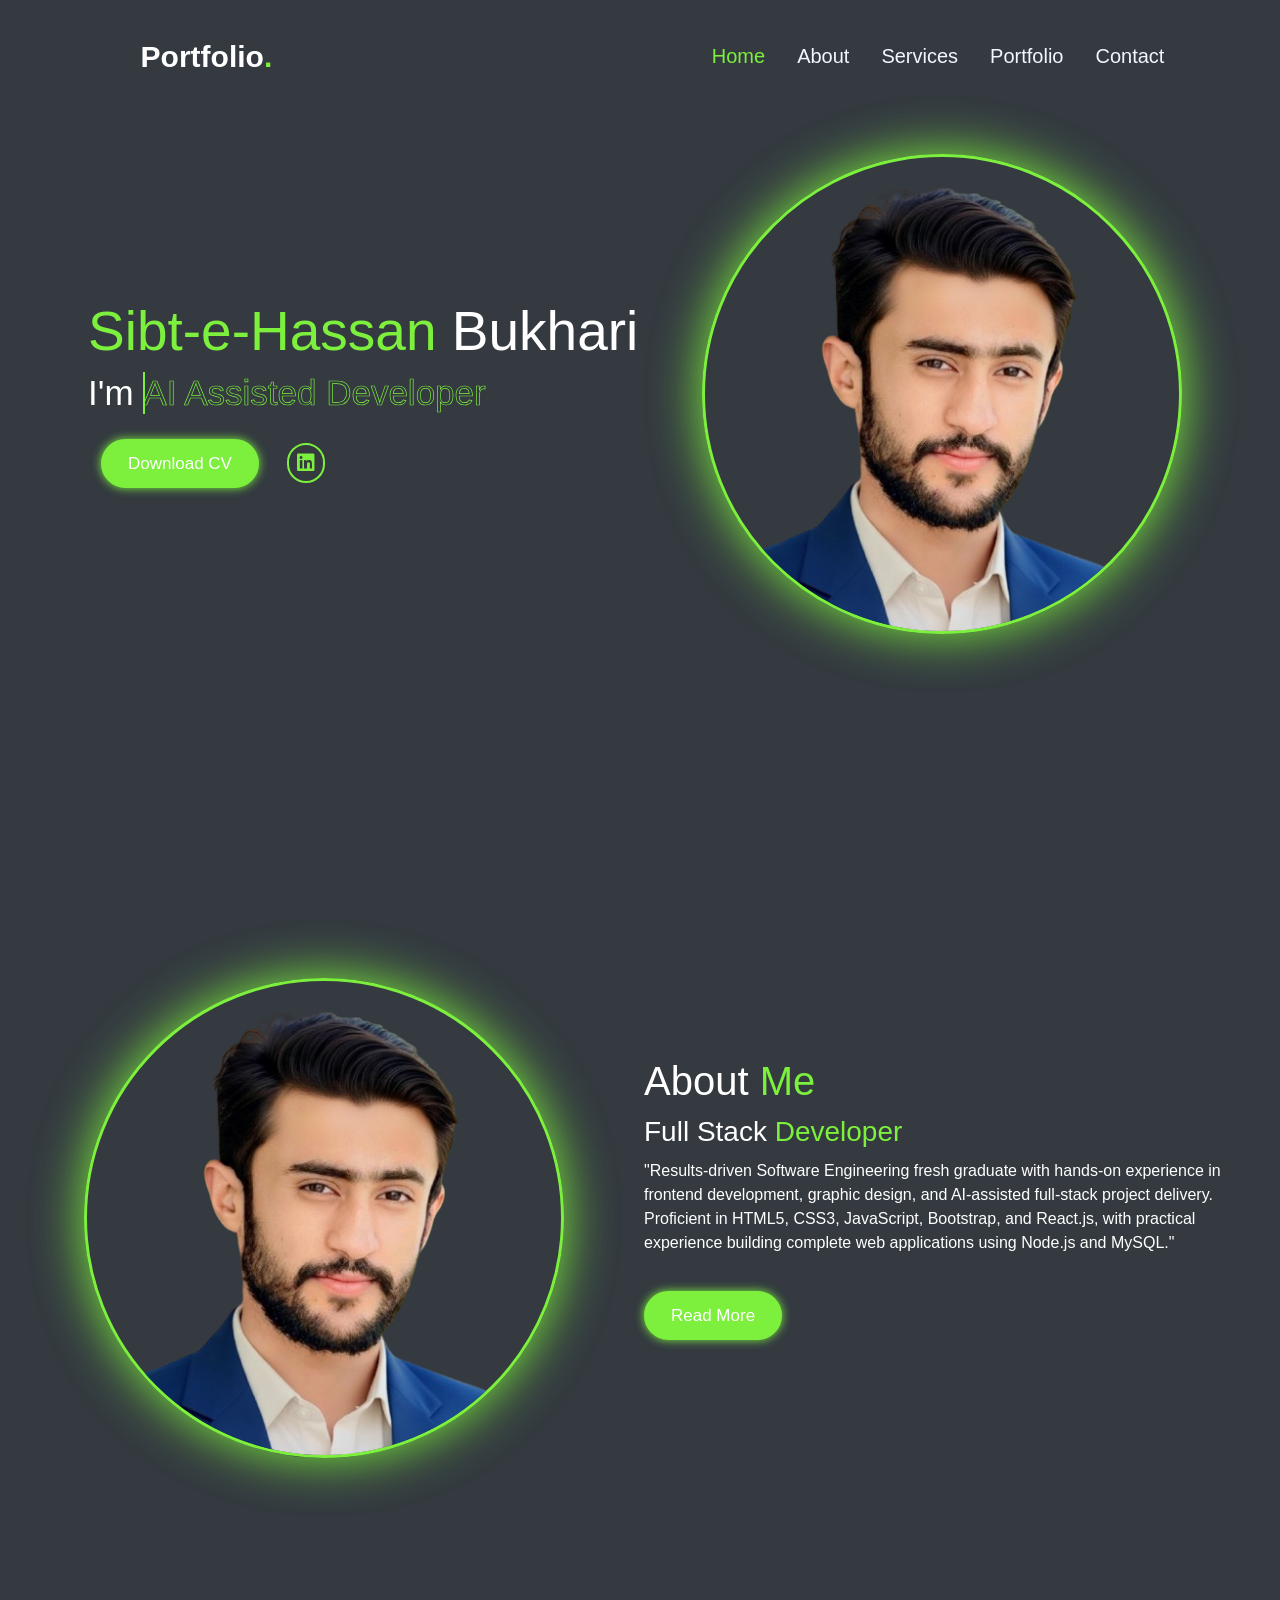
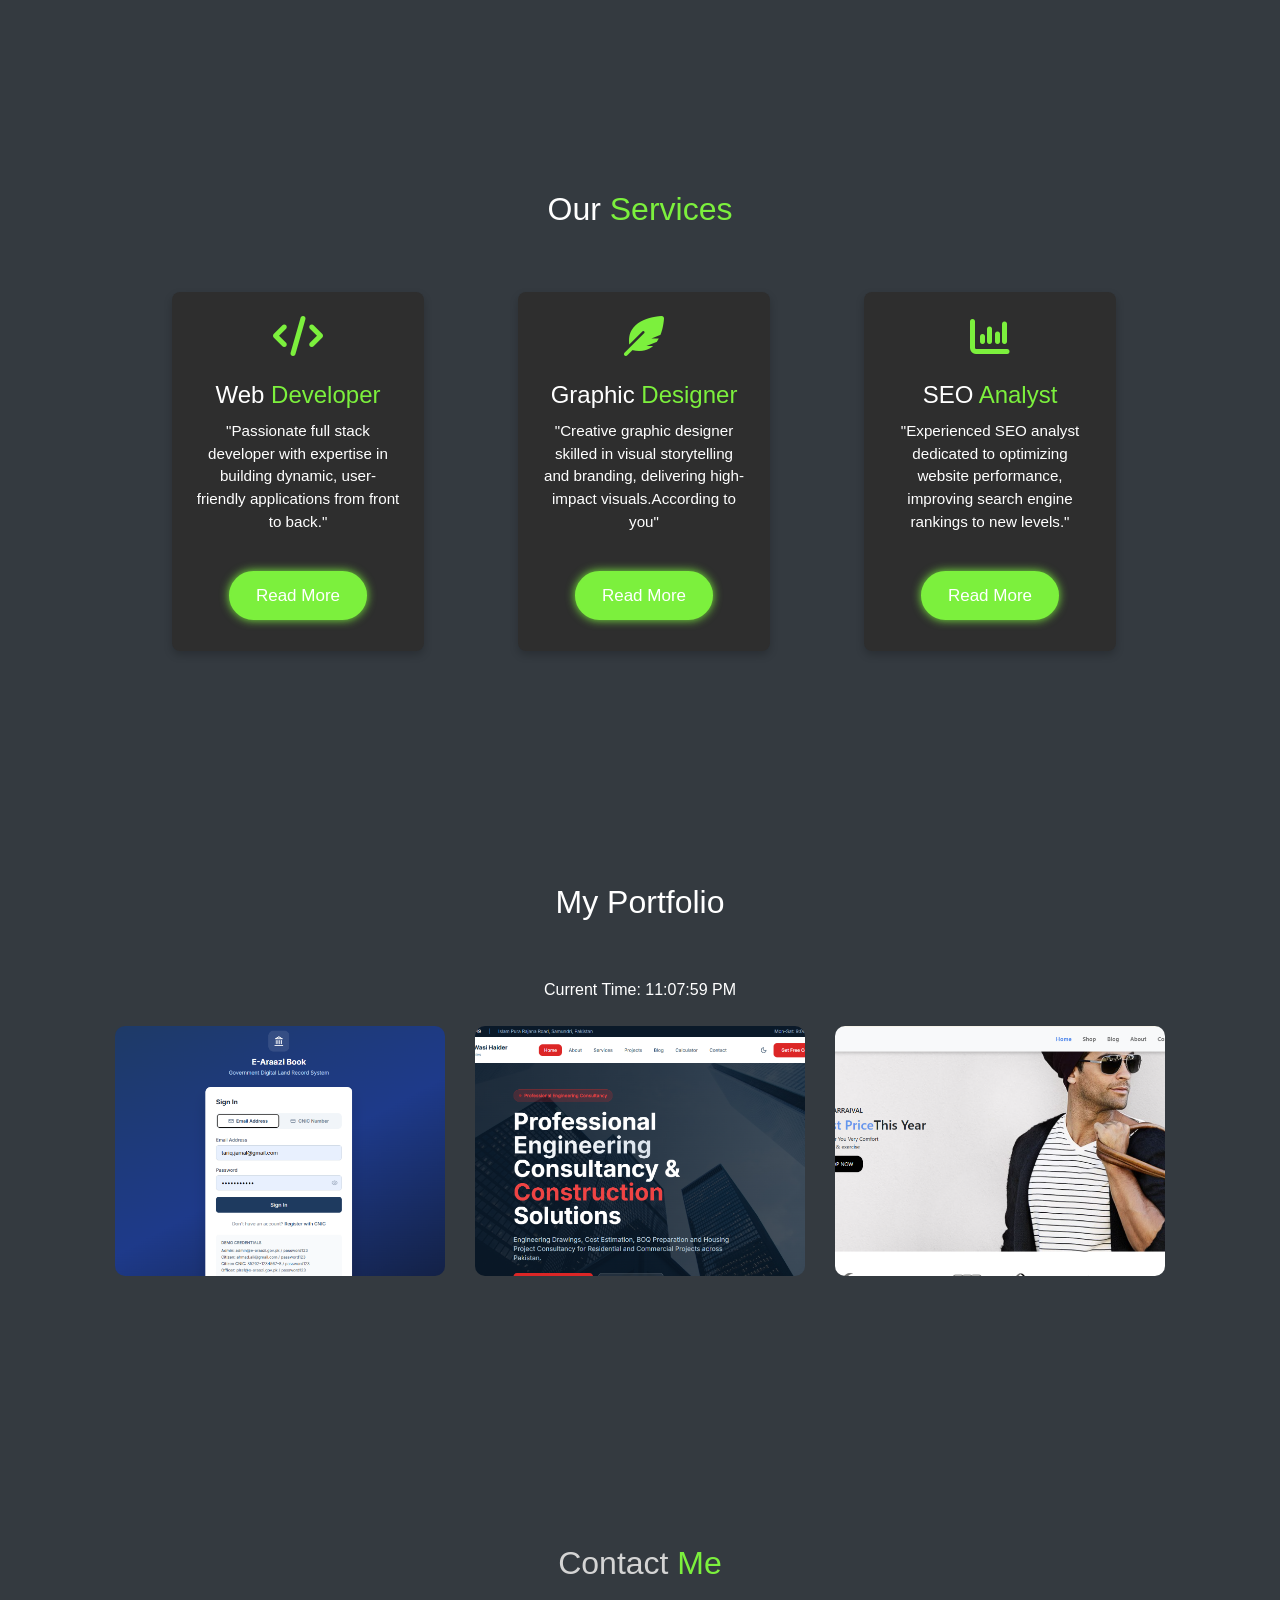
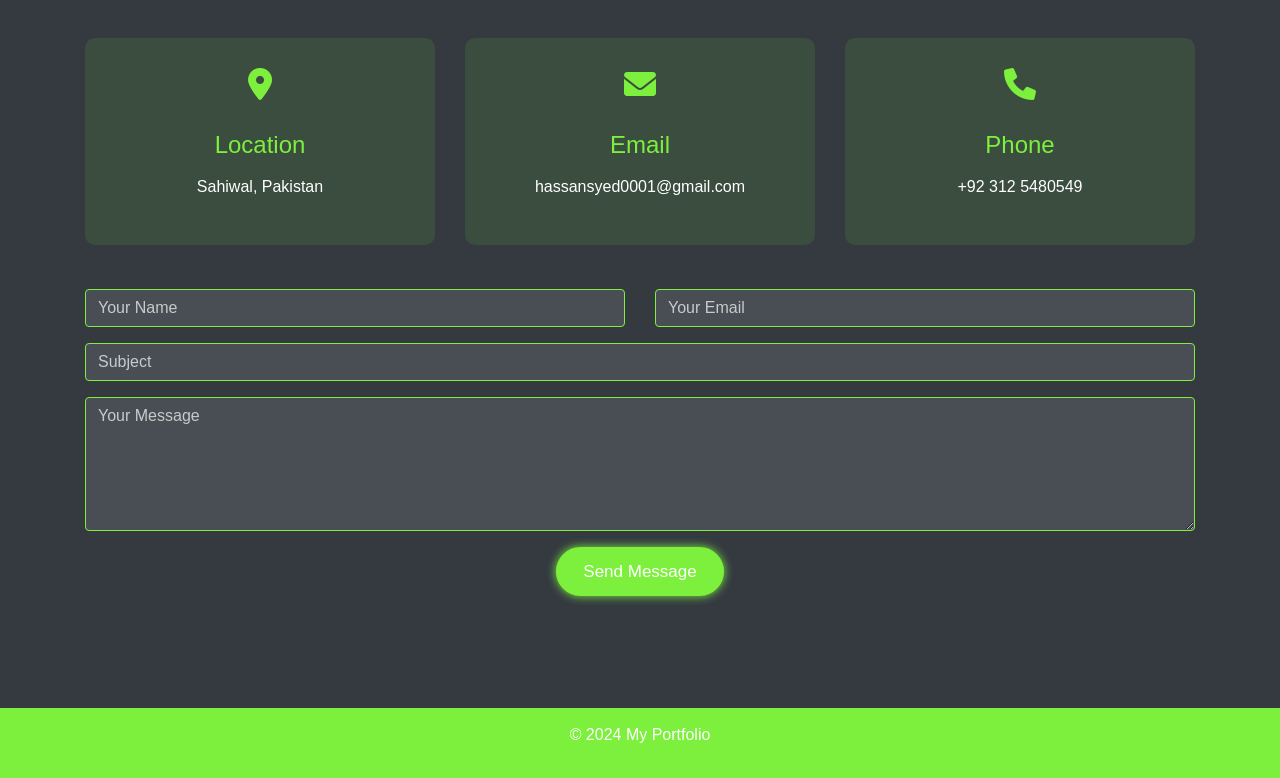
<file: index.html>
<!DOCTYPE html>
<html lang="en">
<head>
    <meta charset="UTF-8">
    <meta name="viewport" content="width=device-width, initial-scale=1.0">
    <title>portfolio</title>
    <link rel="stylesheet" href="style.css">
    <link rel="stylesheet" href="https://stackpath.bootstrapcdn.com/bootstrap/4.5.2/css/bootstrap.min.css">
    <link rel="stylesheet" href="https://cdnjs.cloudflare.com/ajax/libs/font-awesome/6.0.0-beta3/css/all.min.css">
 
 
     
      <!-- Other head content -->
   



</head>
<body class="bg-dark">

  <nav class="navbar navbar-expand-lg navbar-light fixed-top">
    <div class="container-fluid">
      <a class="navbar-brand" href="#" style="color: 
      rgb(255, 255, 255);">Portfolio<span>.</span></a>
      <button class="navbar-toggler" type="button" data-bs-toggle="collapse" data-bs-target="#navbarNav" aria-controls="navbarNav" aria-expanded="false" aria-label="Toggle navigation">
        <span><i id="bar" class="fa-solid fa-bars" style="color:#7cf03d;"></i></span>
      </button>
      <div class="collapse navbar-collapse" id="navbarNav">
            <ul class="navbar-nav ml-auto">
                <li class="nav-item">
                    <a class="nav-link" href="#home" id="home-link">Home</a>
                </li>
                <li class="nav-item">
                    <a class="nav-link" href="#about" id="about-link">About</a>
                </li>
                <li class="nav-item">
                  <a class="nav-link" href="#Services" id="services-link">Services</a>
              </li>
                <li class="nav-item">
                    <a class="nav-link" href="#portfolio" id="portfolio-link">Portfolio</a>
                </li>
               
                <li class="nav-item">
                    <a class="nav-link" href="#contact" id="contact-link">Contact</a>
                </li>
            </ul>
        </div>
    </div>
</nav>


      <section id="home" class="container mb-5 pb-5">
        <div  class="row" >
        <div id="home-info" class=" col-lg-20 col-md-50 col-50 ">
            <h1 > <span>Sibt-e-Hassan  </span>Bukhari</h1>
            <h2 >I'm <span style="--i:4;" data-text="AI Assisted Developer" >AI Assisted Developer</span> </h2>
            
            <div class="btn pt-3 ">
            <button class="cv-btn"  onclick="window.location.href='Sibtehassan_Bukhari_CV_Formatted_Black_BG.html'">Download CV</button>
            <div class="icons">
              <a href="https://www.linkedin.com/in/sibte-hassan-bukhari-4a29822a3" target="_blank"> <i class="fa-brands fa-linkedin"></i></a> 
            </div>
            </div>
        </div>
        <div id="home-img">
        <div class="img-item">
          <img src="Gemini_Generated_Image_7yilv97yilv97yil-removebg-preview.png" alt="Sibt-e-Hassan Bukhari — AI Assisted Developer">
        </div>
      </div>

      </section>



      <section id="about" class="my-5 pt-5">
        <div class=" about-us col-lg-20 col-md-40 col-40 row">
          <div class="about-box pt-5">
      <div id="home-img" >
           
                <div class="img-item">
                    <img src="Gemini_Generated_Image_7yilv97yilv97yil-removebg-preview.png" alt="">
                </div>
           

        </div>
      <div class="about-info">
        <h1>About <span>Me</span> </h1>
        <h3> Full Stack <span>Developer</span> </h3>
        <p>"Results-driven Software Engineering fresh graduate with hands-on experience in frontend development, graphic design, and AI-assisted full-stack project delivery. Proficient in HTML5, CSS3, JavaScript, Bootstrap, and React.js, with practical experience building complete web applications using Node.js and MySQL."</p>
        <div class="about-btn pt-3 pb-5">
          <button class="cv-btn"  onclick="window.location.href='atb.html'">Read More</button>
        </div>
      </div>
      
        </div>
      </section>


      <section id="Services" class="my-3 py-3">
        <div class="container text-center mt-5 py-5">
          <h2 class="pb-5" style="color: #ffffff;">Our <span>Services</span></h2>
         

          <div class="row mx-auto container-fluid">
            <div class="services-container d-flex justify-content-around flex-wrap">
              <!-- Service Box 1 -->
              <div class="service-box text-center col-lg-3 col-md-4 col-12 p-4 m-2">
                <div class="icons">
                  <i class="fa-solid fa-code" style="color: #7cf03d;"></i>
                  <h3>Web <span>Developer</span></h3>
                  <p>"Passionate full stack developer with expertise in building dynamic, user-friendly applications from front to back."</p>
                  <div class="btn pt-3">
                    <button class="cv-btn" onclick="window.location.href='webd.html'">Read More</button>
                  </div>
                </div>
              </div>
              
              <!-- Service Box 2 -->
              <div class="service-box text-center col-lg-3 col-md-4 col-12 p-4 m-2">
                <div class="icons">
                  <i class="fa-solid fa-feather-pointed"></i>
                  <h3>Graphic <span>Designer</span></h3>
                  <p>"Creative graphic designer skilled in visual storytelling and branding, delivering high-impact visuals.According to you"</p>
                  <div class="btn pt-3">
                    <button class="cv-btn" onclick="window.location.href='graphicd.html'" >Read More</button>
                  </div>
                </div>
              </div>
      
              <!-- Service Box 3 -->
              <div class="service-box text-center col-lg-3 col-md-4 col-12 p-4 m-2">
                <div class="icons">
                  <i class="fa-solid fa-chart-column"></i>
                  <h3>SEO <span>Analyst</span></h3>
                  <p>"Experienced SEO analyst dedicated to optimizing website performance, improving search engine rankings to new levels."</p>
                  <div class="btn pt-3">
                    <button class="cv-btn" onclick="window.location.href='seo.html'" >Read More</button>
                  </div>
                </div>
              </div>
            </div>
          </div>
        </div>
      </section>


      <section id="portfolio" class="my-5 py-3">
        <div class="container text-center mt-5 py-5">
          <h2 class="pb-5" style="color: #ffffff;">My <span>Portfolio</span></h2>
          <p id="current-time" class="mb-4" style="color: #ffffff;">Current Time: </p>
      
          <div class="row mx-auto container-fluid">
            <!-- Portfolio Item 1 -->
            <div class="col-lg-4 col-md-6 col-12 mb-4">
              <div class="portfolio-item">
                <img src="earaazi.png" class="img-fluid" alt="E-Araazi Book">
                <div class="portfolio-overlay">
                  <h4>E-Araazi Book</h4>
                  <p>Digital Land Record & Transfer System</p>
                  <button class="cv-btn" data-bs-toggle="modal" data-bs-target="#earaaziModal">View Project</button>
                </div>
              </div>
            </div>
      
            <!-- Portfolio Item 2 -->
            <div class="col-lg-4 col-md-6 col-12 mb-4">
              <div class="portfolio-item">
                <img src="wasi_haider.png" class="img-fluid" alt="Syed Wasi Haider & Associates">
                <div class="portfolio-overlay">
                  <h4>Wasi Haider Associates</h4>
                  <p>Engineering & Construction Solutions</p>
                  <button class="cv-btn" data-bs-toggle="modal" data-bs-target="#wasiModal">View Project</button>
                </div>
              </div>
            </div>
      
            <!-- Portfolio Item 3 -->
            <div class="col-lg-4 col-md-6 col-12 mb-4">
              <div class="portfolio-item">
                <img src="ecommerce.png" class="img-fluid" alt="E-Commerce Store">
                <div class="portfolio-overlay">
                  <h4>E-Commerce Store</h4>
                  <p>Frontend development with Bootstrap</p>
                  <button class="cv-btn" data-bs-toggle="modal" data-bs-target="#ecommerceModal">View Project</button>
                </div>
              </div>
            </div>
          </div>
        </div>
      </section>

      <section id="contact" class="my-5 py-3">
        <div class="container text-center mt-5 py-5">
          <h2 class="pb-5" style="color:#d4d4d4;">Contact <span style="color: #7cf03d;" >Me</span></h2>
      
          <div class="row">
            <!-- Contact Information -->
            <div class="col-lg-4 col-md-6 mb-4">
              <div class="contact-info">
                <i class="fas fa-map-marker-alt fa-2x mb-3" style="color: #7cf03d;"></i>
                <h4>Location</h4>
                <p>Sahiwal, Pakistan</p>
              </div>
            </div>
      
            <div class="col-lg-4 col-md-6 mb-4">
              <div class="contact-info">
                <i class="fas fa-envelope fa-2x mb-3" style="color: #7cf03d;"></i>
                <h4>Email</h4>
                <p>hassansyed0001@gmail.com</p>
              </div>
            </div>
      
            <div class="col-lg-4 col-md-6 mb-4">
              <div class="contact-info">
                <i class="fas fa-phone fa-2x mb-3" style="color: #7cf03d;"></i>
                <h4>Phone</h4>
                <p>+92 312 5480549</p>
              </div>
            </div>
      
            <!-- Contact Form -->
            <div class="col-12">
              <form class="contact-form">
                <div class="row">
                  <div class="col-md-6 mb-3">
                    <input type="text" class="form-control" placeholder="Your Name" required>
                  </div>
                  <div class="col-md-6 mb-3">
                    <input type="email" class="form-control" placeholder="Your Email" required>
                  </div>
                </div>
                <div class="mb-3">
                  <input type="text" class="form-control" placeholder="Subject" required>
                </div>
                <div class="mb-3">
                  <textarea class="form-control" rows="5" placeholder="Your Message" required></textarea>
                </div>
                <button type="submit" class="cv-btn">Send Message</button>
              </form>
            </div>
          </div>
        </div>
      </section>

      <!-- Modals for Projects -->
      <!-- E-Araazi Modal -->
      <div class="modal fade" id="earaaziModal" tabindex="-1" aria-labelledby="earaaziModalLabel" aria-hidden="true">
        <div class="modal-dialog modal-lg modal-dialog-centered">
          <div class="modal-content bg-dark text-white" style="border: 2px solid #7cf03d;">
            <div class="modal-header" style="border-bottom: 1px solid rgba(124, 240, 61, 0.2);">
              <h5 class="modal-title" id="earaaziModalLabel" style="color: #7cf03d; font-weight: 700;">E-Araazi Book — Digital Land Record & Transfer System</h5>
              <button type="button" class="close text-white" data-bs-dismiss="modal" aria-label="Close" style="background: none; border: none; font-size: 1.5rem;">&times;</button>
            </div>
            <div class="modal-body text-left">
              <div class="mb-3">
                <span class="badge bg-secondary p-2 m-1">React.js</span>
                <span class="badge bg-secondary p-2 m-1">Node.js</span>
                <span class="badge bg-secondary p-2 m-1">MySQL</span>
                <span class="badge bg-secondary p-2 m-1">Docker</span>
                <span class="badge bg-secondary p-2 m-1">JWT</span>
                <span class="badge bg-secondary p-2 m-1">PDFKit</span>
                <span class="badge bg-secondary p-2 m-1">Leaflet.js</span>
              </div>
              <p>Developed a full-stack e-governance web application to digitize land ownership records and property transfers in Pakistan, replacing manual paper-based processes.</p>
              <h6 style="color: #7cf03d; text-align: left;">Key Features:</h6>
              <ul style="text-align: left;">
                <li>Implemented Role-Based Access Control (RBAC) with 6 distinct user roles (Citizens, PLRA Officers, Patwari, Tehsil, FBR, and Super Admin) - each with dedicated dashboards.</li>
                <li>Built an AI-powered fraud detection engine to automatically identify duplicate ownership claims, fake CNICs, tax evasion, and suspicious transfer patterns.</li>
                <li>Integrated automated PDF generation for legal documents including Digital Fard, e-Stamp Paper, and Mutation Certificates using PDFKit with QR code verification.</li>
                <li>Designed and implemented an 11-table relational database with 3 views, 2 stored procedures, and 30+ JWT-secured REST API endpoints.</li>
                <li>Deployed the full application using Docker and docker-compose with enterprise-grade security (Helmet.js, bcrypt hashing, rate limiting, and SQL injection prevention).</li>
              </ul>
            </div>
            <div class="modal-footer" style="border-top: 1px solid rgba(124, 240, 61, 0.2);">
              <button type="button" class="cv-btn" data-bs-dismiss="modal">Close</button>
            </div>
          </div>
        </div>
      </div>

      <!-- Wasi Haider Associates Modal -->
      <div class="modal fade" id="wasiModal" tabindex="-1" aria-labelledby="wasiModalLabel" aria-hidden="true">
        <div class="modal-dialog modal-lg modal-dialog-centered">
          <div class="modal-content bg-dark text-white" style="border: 2px solid #7cf03d;">
            <div class="modal-header" style="border-bottom: 1px solid rgba(124, 240, 61, 0.2);">
              <h5 class="modal-title" id="wasiModalLabel" style="color: #7cf03d; font-weight: 700;">Syed Wasi Haider & Associates</h5>
              <button type="button" class="close text-white" data-bs-dismiss="modal" aria-label="Close" style="background: none; border: none; font-size: 1.5rem;">&times;</button>
            </div>
            <div class="modal-body text-left">
              <p class="mb-2" style="color: #aaa; font-size: 0.9rem;">Civil Engineering Consultancy — Lead Generation + Portfolio Website</p>
              <div class="mb-3">
                <span class="badge p-2 m-1" style="background:#1d3557;">Next.js 15 (App Router)</span>
                <span class="badge p-2 m-1" style="background:#1d3557;">React 19</span>
                <span class="badge p-2 m-1" style="background:#1d3557;">TypeScript</span>
                <span class="badge p-2 m-1" style="background:#1d3557;">Tailwind CSS</span>
                <span class="badge p-2 m-1" style="background:#1d3557;">Framer Motion</span>
                <span class="badge p-2 m-1" style="background:#1d3557;">Prisma ORM</span>
                <span class="badge p-2 m-1" style="background:#1d3557;">MySQL</span>
                <span class="badge p-2 m-1" style="background:#1d3557;">NextAuth v5</span>
                <span class="badge p-2 m-1" style="background:#1d3557;">Zod + react-hook-form</span>
                <span class="badge p-2 m-1" style="background:#1d3557;">pnpm</span>
              </div>
              <p>Developed a full-featured civil engineering consultancy website for Syed Wasi Haider & Associates, featuring lead generation, project portfolio showcase, and a secure admin panel — built with a modern production-grade tech stack.</p>
              <h6 style="color: #7cf03d; text-align: left;">Key Features:</h6>
              <ul style="text-align: left;">
                <li>Built with <strong>Next.js 15 App Router</strong> and <strong>React 19</strong> for a fast, SEO-optimized, server-rendered experience.</li>
                <li>Fully typed with <strong>TypeScript</strong> and validated with <strong>Zod + react-hook-form</strong> for robust form handling and lead capture.</li>
                <li>Smooth, professional animations using <strong>Framer Motion</strong> and styled with <strong>Tailwind CSS</strong> for responsive, mobile-first design.</li>
                <li>Secure admin panel with <strong>NextAuth v5</strong> authentication for managing leads, projects, and content.</li>
                <li>Database management via <strong>Prisma ORM + MySQL</strong> for storing client inquiries, project entries, and site data.</li>
              </ul>
            </div>
            <div class="modal-footer" style="border-top: 1px solid rgba(124, 240, 61, 0.2);">
              <button type="button" class="cv-btn" data-bs-dismiss="modal">Close</button>
            </div>
          </div>
        </div>
      </div>

      <!-- E-Commerce Modal -->
      <div class="modal fade" id="ecommerceModal" tabindex="-1" aria-labelledby="ecommerceModalLabel" aria-hidden="true">
        <div class="modal-dialog modal-lg modal-dialog-centered">
          <div class="modal-content bg-dark text-white" style="border: 2px solid #7cf03d;">
            <div class="modal-header" style="border-bottom: 1px solid rgba(124, 240, 61, 0.2);">
              <h5 class="modal-title" id="ecommerceModalLabel" style="color: #7cf03d; font-weight: 700;">E-Commerce Store (Frontend)</h5>
              <button type="button" class="close text-white" data-bs-dismiss="modal" aria-label="Close" style="background: none; border: none; font-size: 1.5rem;">&times;</button>
            </div>
            <div class="modal-body text-left">
              <div class="mb-3">
                <span class="badge bg-secondary p-2 m-1">HTML5</span>
                <span class="badge bg-secondary p-2 m-1">CSS3</span>
                <span class="badge bg-secondary p-2 m-1">JavaScript</span>
                <span class="badge bg-secondary p-2 m-1">Bootstrap</span>
              </div>
              <p>Built a fully functional e-commerce frontend featuring product listings, category filtering, a shopping cart, and checkout flow.</p>
              <h6 style="color: #7cf03d; text-align: left;">Key Features:</h6>
              <ul style="text-align: left;">
                <li>Designed a clean, conversion-focused UI with product cards, image galleries, and responsive navigation.</li>
                <li>Implemented dynamic cart functionality using JavaScript with real-time price calculation and item management.</li>
                <li>Optimized structure using Bootstrap 5 grid layout for seamless responsiveness.</li>
              </ul>
            </div>
            <div class="modal-footer" style="border-top: 1px solid rgba(124, 240, 61, 0.2);">
              <button type="button" class="cv-btn" data-bs-dismiss="modal">Close</button>
            </div>
          </div>
        </div>
      </div>
      
      <footer>
        <p>&copy; 2024 My Portfolio</p>
    </footer>
      
      


    <script>
      document.addEventListener("DOMContentLoaded", function () {
    const sections = document.querySelectorAll("section");
    const navLinks = document.querySelectorAll(".nav-link");

    // Function to remove 'active' class from all links
    function removeActiveClasses() {
        navLinks.forEach(link => link.classList.remove("active"));
    }

    // Function to set active link on scroll
    function setActiveLinkOnScroll() {
        let currentSection = "";

        sections.forEach(section => {
            const sectionTop = section.offsetTop - 72; // Adjust for fixed navbar height
            const sectionHeight = section.offsetHeight;

            if (window.pageYOffset >= sectionTop && window.pageYOffset < sectionTop + sectionHeight) {
                currentSection = section.getAttribute("id");
            }
        });

        navLinks.forEach(link => {
            link.classList.remove("active");
            if (link.getAttribute("href").includes(currentSection)) {
                link.classList.add("active");
            }
        });
    }

    // Event listener for first-click activation and scroll
    navLinks.forEach(link => {
        link.addEventListener("click", function (event) {
            event.preventDefault(); // Prevent default anchor click behavior
            removeActiveClasses();   // Remove active class from all links
            this.classList.add("active"); // Add active class to clicked link

            // Smooth scroll to the target section
            const targetId = this.getAttribute("href").substring(1);
            const targetSection = document.getElementById(targetId);

            if (targetSection) {
                window.scrollTo({
                    top: targetSection.offsetTop - 70, // Offset for fixed navbar
                    behavior: "smooth"
                });
            }
        });
    });

    // Set active link on scroll
    window.addEventListener("scroll", setActiveLinkOnScroll);
});

    </script>
        <script>
          function updateTime() {
            const timeElement = document.getElementById('current-time');
            const now = new Date();
            const timeString = now.toLocaleTimeString();
            timeElement.textContent = 'Current Time: ' + timeString;
          }
        
          // Update time immediately and then every second
          updateTime();
          setInterval(updateTime, 1000);
        </script>
        <script>
          document.addEventListener("DOMContentLoaded", function() {
  var navbar = document.querySelector('.navbar');
  
  window.addEventListener('scroll', function() {
    if (window.innerWidth >= 992) { // Only for larger screens
      if (window.scrollY > 50) {
        navbar.classList.add('sticky');
      } else {
        navbar.classList.remove('sticky');
      }
    }
  });
});
        </script>
        

        <script src="https://cdn.jsdelivr.net/npm/@popperjs/core@2.9.2/dist/umd/popper.min.js" integrity="sha384-IQsoLXl5PILFhosVNubq5LC7Qb9DXgDA9i+tQ8Zj3iwWAwPtgFTxbJ8NT4GN1R8p" crossorigin="anonymous"></script>
        <script src="https://cdn.jsdelivr.net/npm/bootstrap@5.0.2/dist/js/bootstrap.min.js" integrity="sha384-cVKIPhGWiC2Al4u+LWgxfKTRIcfu0JTxR+EQDz/bgldoEyl4H0zUF0QKbrJ0EcQF" crossorigin="anonymous"></script>
        
        
</body>
</html>
</file>
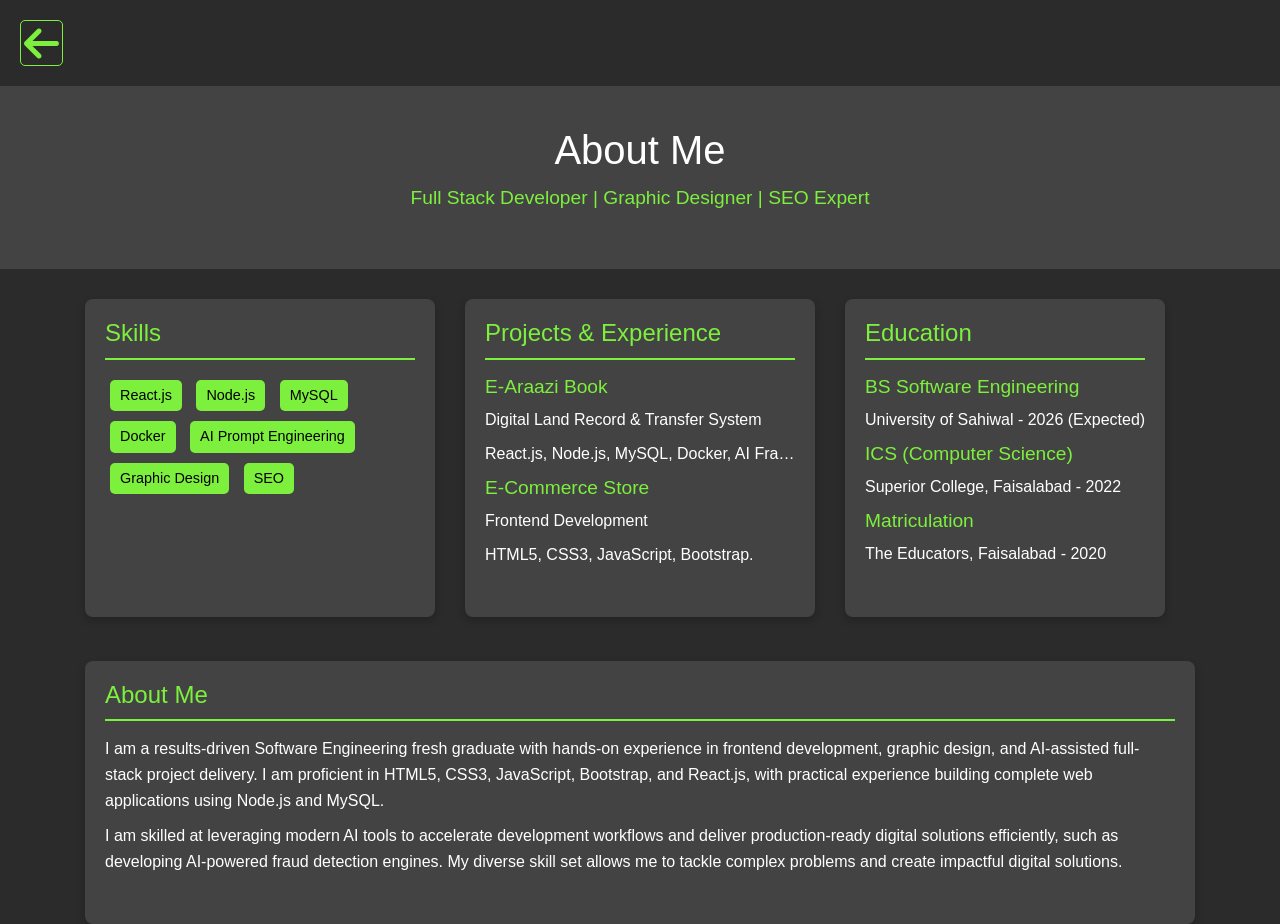
<file: atb.html>
<!DOCTYPE html>
<html lang="en">
<head>
    <meta charset="UTF-8">
    <meta name="viewport" content="width=device-width, initial-scale=1.0">
    <title>About Me - Sibtehassan Bukhari</title>
    <link rel="stylesheet" href="https://stackpath.bootstrapcdn.com/bootstrap/4.5.2/css/bootstrap.min.css">
    <link rel="stylesheet" href="https://cdnjs.cloudflare.com/ajax/libs/font-awesome/6.0.0-beta3/css/all.min.css">
    <style>
body {
            font-family: Arial, sans-serif;
            color: white;
            background-color: rgb(43, 43, 43);
        }

        .back-icon {
            padding: 20px;
        }
        .back-icon i {
            border: 1px solid #7cf03d;
            border-radius: 5px;
            font-size: 40px;
            padding: 2px 3px;
            cursor: pointer;
            transition: 0.3s ease;
        }
        .back-icon i:hover {
            box-shadow: 0 0 10px #7cf03d;
        }


       .about-card {
    background-color: #444343;
    padding: 20px;
    border-radius: 8px;
    margin-bottom: 20px;
    box-shadow: 0 4px 8px rgba(0, 0, 0, 0.2);
    height: 100%;
    overflow: hidden; /* Prevents content from overflowing */
}

.about-card h2 {
    font-size: 1.5rem;
    white-space: nowrap;
    overflow: hidden;
    text-overflow: ellipsis;
    margin-bottom: 15px;
    padding-bottom: 10px;
    border-bottom: 2px solid #7cf03d;
    color: #7cf03d;
}

.about-card h3 {
    font-size: 1.2rem;
    white-space: nowrap;
    overflow: hidden;
    text-overflow: ellipsis;
    margin-bottom: 10px;
    color: #7cf03d;
}

.about-card p {
    white-space: nowrap;
    overflow: hidden;
    text-overflow: ellipsis;
    margin-bottom: 10px;
    font-size: 1rem;
}

.skill-item {
    background-color: #7cf03d;
    color: black;
    padding: 5px 10px;
    margin: 5px;
    border-radius: 5px;
    display: inline-block;
    font-size: 0.9rem;
    white-space: nowrap;
}

/* Make all columns same height */
.row {
    display: flex;
    flex-wrap: wrap;
    margin-right: -15px;
    margin-left: -15px;
}

.col-md-4 {
    display: flex;
    margin-bottom: 20px;
    padding-right: 15px;
    padding-left: 15px;
}

/* Responsive adjustments */
@media (max-width: 1200px) {
    .about-card h2 {
        font-size: 1.3rem;
    }
    .about-card h3 {
        font-size: 1.1rem;
    }
    .about-card p {
        font-size: 0.9rem;
    }
}

@media (max-width: 991px) {
    .about-card h2 {
        font-size: 1.2rem;
    }
    .about-card h3 {
        font-size: 1rem;
    }
    .about-card p {
        font-size: 0.85rem;
    }
}

/* For the bottom About Me section */
.col-md-12 .about-card p {
    white-space: normal; /* Allow text wrapping in the larger about me section */
    line-height: 1.6;
}

.about-header {
    background-color: #444343;
    padding: 40px 0;
    margin-bottom: 30px;
    text-align: center;
}

.about-header h1 {
    font-size: 2.5rem;
    margin-bottom: 10px;
}

.about-header p {
    font-size: 1.2rem;
    white-space: nowrap;
    overflow: hidden;
    text-overflow: ellipsis;
}
    </style>
</head>
<body>
    <div class="back-icon">
        <i class="fa-solid fa-arrow-left" style="color: #7cf03d;" onclick="window.location.href='index.html'"></i>
    </div>

    <div class="about-header text-center">
        <h1>About Me</h1>
        <p style="color: #7cf03d;" >Full Stack Developer | Graphic Designer | SEO Expert</p>
    </div>

    <div class="container">
        <div class="row">
            <div class="col-md-4">
                <div class="about-card">
                    <h2>Skills</h2>
                    <div class="skill-item">React.js</div>
                    <div class="skill-item">Node.js</div>
                    <div class="skill-item">MySQL</div>
                    <div class="skill-item">Docker</div>
                    <div class="skill-item">AI Prompt Engineering</div>
                    <div class="skill-item">Graphic Design</div>
                    <div class="skill-item">SEO</div>
                </div>
            </div>
            <div class="col-md-4">
                <div class="about-card">
                    <h2>Projects & Experience</h2>
                    <h3>E-Araazi Book</h3>
                    <p>Digital Land Record & Transfer System</p>
                    <p>React.js, Node.js, MySQL, Docker, AI Fraud Detection.</p>
                    <h3>E-Commerce Store</h3>
                    <p>Frontend Development</p>
                    <p>HTML5, CSS3, JavaScript, Bootstrap.</p>
                </div>
            </div>
            <div class="col-md-4">
                <div class="about-card">
                    <h2>Education</h2>
                    <h3>BS Software Engineering</h3>
                    <p>University of Sahiwal - 2026 (Expected)</p>
                    <h3>ICS (Computer Science)</h3>
                    <p>Superior College, Faisalabad - 2022</p>
                    <h3>Matriculation</h3>
                    <p>The Educators, Faisalabad - 2020</p>
                </div>
            </div>
        </div>

        <div class="row mt-4">
            <div class="col-md-12">
                <div class="about-card">
                    <h2>About Me</h2>
                    <p>I am a results-driven Software Engineering fresh graduate with hands-on experience in frontend development, graphic design, and AI-assisted full-stack project delivery. I am proficient in HTML5, CSS3, JavaScript, Bootstrap, and React.js, with practical experience building complete web applications using Node.js and MySQL.</p>
                    <p>I am skilled at leveraging modern AI tools to accelerate development workflows and deliver production-ready digital solutions efficiently, such as developing AI-powered fraud detection engines. My diverse skill set allows me to tackle complex problems and create impactful digital solutions.</p>
                </div>
            </div>
        </div>
    </div>

    <script src="https://code.jquery.com/jquery-3.5.1.slim.min.js"></script>
    <script src="https://cdn.jsdelivr.net/npm/@popperjs/core@2.9.3/dist/umd/popper.min.js"></script>
    <script src="https://stackpath.bootstrapcdn.com/bootstrap/4.5.2/js/bootstrap.min.js"></script>
</body>
</html>
</file>
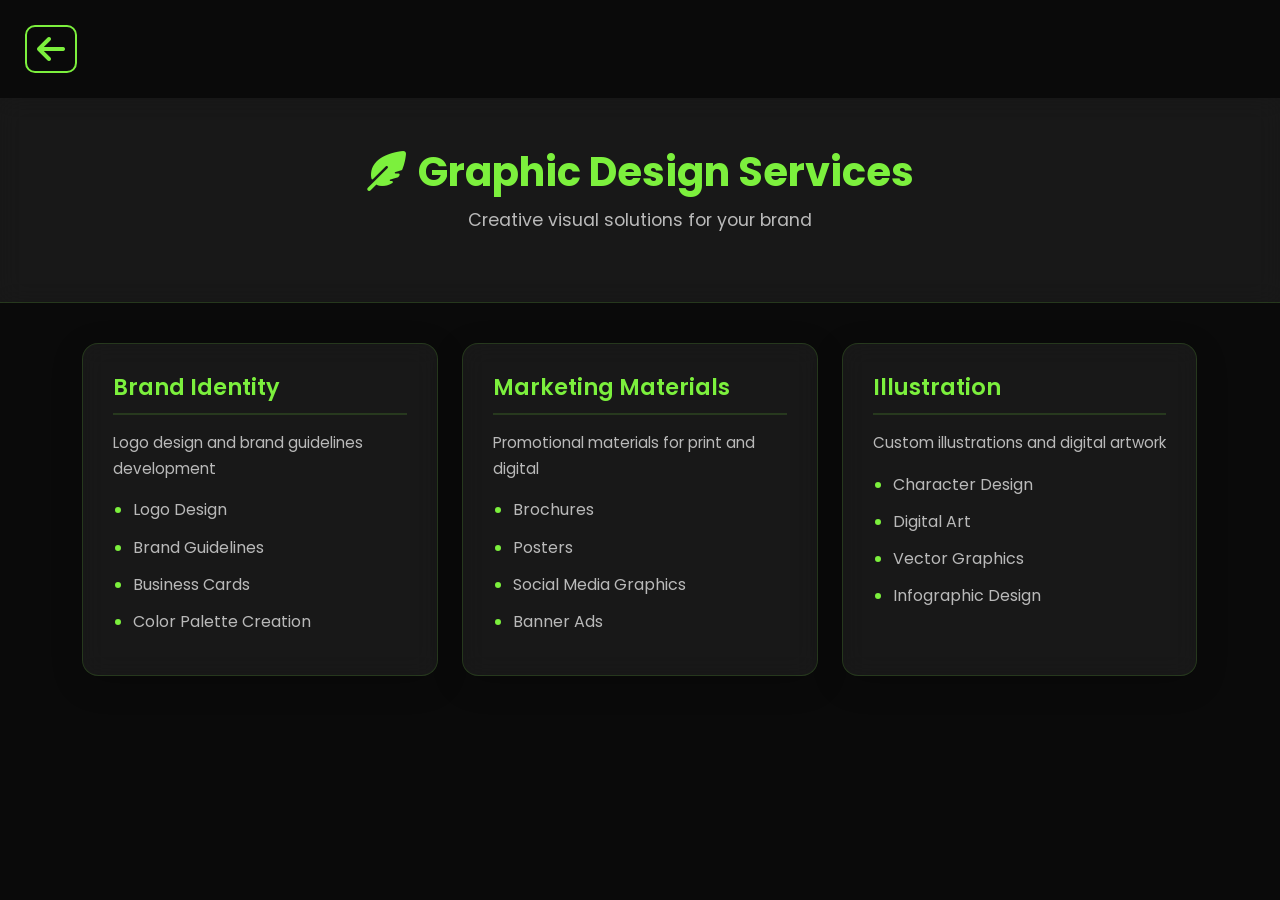
<file: graphicd.html>
<!DOCTYPE html>
<html lang="en">
<head>
    <meta charset="UTF-8">
    <meta name="viewport" content="width=device-width, initial-scale=1.0">
    <meta name="description" content="Professional graphic design services by Sibt-e-Hassan Bukhari — Brand Identity, Marketing Materials, Illustration. Creative visual solutions for your brand.">
    <title>Graphic Design Services — Sibt-e-Hassan Bukhari</title>
    <link href="https://cdn.jsdelivr.net/npm/bootstrap@5.0.2/dist/css/bootstrap.min.css" rel="stylesheet" integrity="sha384-EVSTQN3/azprG1Anm3QDgpJLIm9Nao0Yz1ztcQTwFspd3yD65VohhpuuCOmLASjC" crossorigin="anonymous">
    <link rel="stylesheet" href="https://cdnjs.cloudflare.com/ajax/libs/font-awesome/6.5.1/css/all.min.css">
    <link rel="stylesheet" href="subpage.css">
</head>
<body>
    <div class="back-icon">
        <i class="fa-solid fa-arrow-left" onclick="window.location.href='index.html#Services'" aria-label="Go back to services"></i>
    </div>

    <header class="service-header text-center fade-in">
        <h1><i class="fa-solid fa-feather-pointed" style="margin-right: 12px;"></i>Graphic Design Services</h1>
        <p>Creative visual solutions for your brand</p>
    </header>

    <main class="container fade-in">
        <div class="row">
            <div class="col-md-4">
                <div class="service-card">
                    <h2>Brand Identity</h2>
                    <p>Logo design and brand guidelines development</p>
                    <ul>
                        <li>Logo Design</li>
                        <li>Brand Guidelines</li>
                        <li>Business Cards</li>
                        <li>Color Palette Creation</li>
                    </ul>
                </div>
            </div>
            <div class="col-md-4">
                <div class="service-card">
                    <h2>Marketing Materials</h2>
                    <p>Promotional materials for print and digital</p>
                    <ul>
                        <li>Brochures</li>
                        <li>Posters</li>
                        <li>Social Media Graphics</li>
                        <li>Banner Ads</li>
                    </ul>
                </div>
            </div>
            <div class="col-md-4">
                <div class="service-card">
                    <h2>Illustration</h2>
                    <p>Custom illustrations and digital artwork</p>
                    <ul>
                        <li>Character Design</li>
                        <li>Digital Art</li>
                        <li>Vector Graphics</li>
                        <li>Infographic Design</li>
                    </ul>
                </div>
            </div>
        </div>
    </main>

    <script src="https://cdn.jsdelivr.net/npm/@popperjs/core@2.9.2/dist/umd/popper.min.js" integrity="sha384-IQsoLXl5PILFhosVNubq5LC7Qb9DXgDA9i+tQ8Zj3iwWAwPtgFTxbJ8NT4GN1R8p" crossorigin="anonymous"></script>
    <script src="https://cdn.jsdelivr.net/npm/bootstrap@5.0.2/dist/js/bootstrap.min.js" integrity="sha384-cVKIPhGWiC2Al4u+LWgxfKTRIcfu0JTxR+EQDz/bgldoEyl4H0zUF0QKbrJ0EcQF" crossorigin="anonymous"></script>
</body>
</html>
</file>
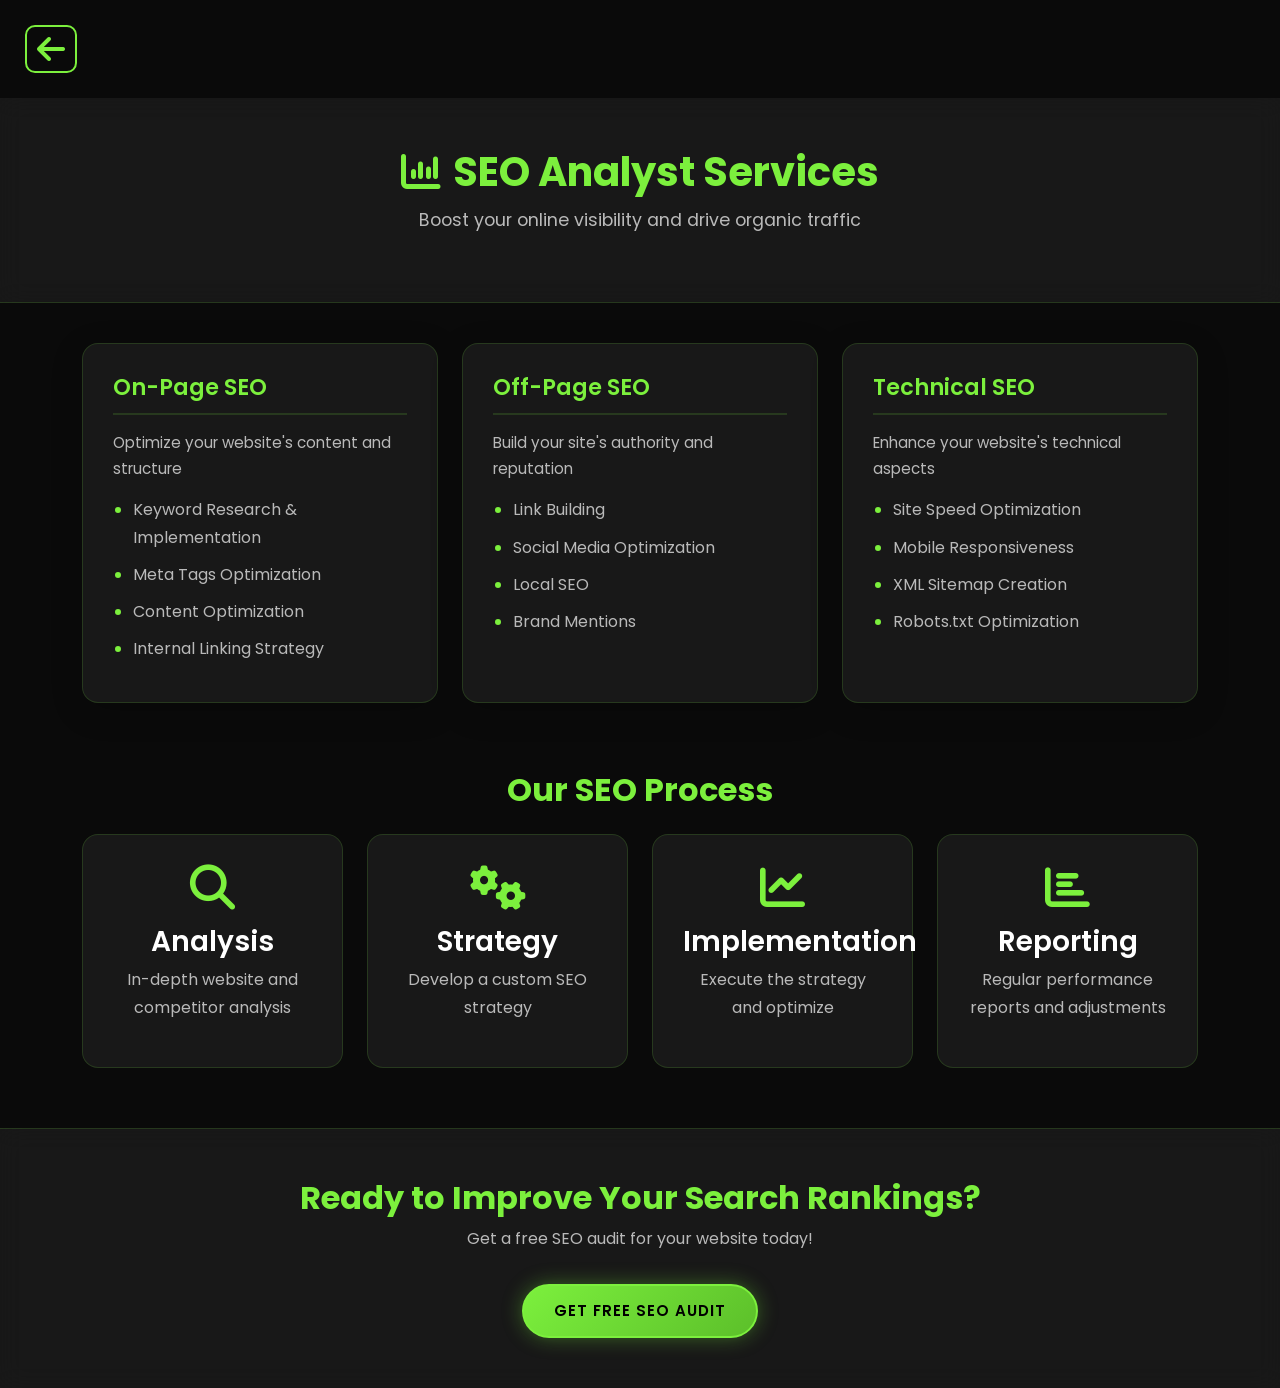
<file: seo.html>
<!DOCTYPE html>
<html lang="en">
<head>
    <meta charset="UTF-8">
    <meta name="viewport" content="width=device-width, initial-scale=1.0">
    <meta name="description" content="SEO Analyst services by Sibt-e-Hassan Bukhari — On-Page SEO, Off-Page SEO, Technical SEO. Boost your online visibility and drive organic traffic.">
    <title>SEO Analyst Services — Sibt-e-Hassan Bukhari</title>
    <link href="https://cdn.jsdelivr.net/npm/bootstrap@5.0.2/dist/css/bootstrap.min.css" rel="stylesheet" integrity="sha384-EVSTQN3/azprG1Anm3QDgpJLIm9Nao0Yz1ztcQTwFspd3yD65VohhpuuCOmLASjC" crossorigin="anonymous">
    <link rel="stylesheet" href="https://cdnjs.cloudflare.com/ajax/libs/font-awesome/6.5.1/css/all.min.css">
    <link rel="stylesheet" href="subpage.css">
</head>
<body>
    <div class="back-icon">
        <i class="fa-solid fa-arrow-left" onclick="window.location.href='index.html#Services'" aria-label="Go back to services"></i>
    </div>

    <header class="service-header text-center fade-in">
        <h1><i class="fa-solid fa-chart-column" style="margin-right: 12px;"></i>SEO Analyst Services</h1>
        <p>Boost your online visibility and drive organic traffic</p>
    </header>

    <main class="container fade-in">
        <div class="row">
            <div class="col-md-4">
                <div class="service-card">
                    <h2>On-Page SEO</h2>
                    <p>Optimize your website's content and structure</p>
                    <ul>
                        <li>Keyword Research &amp; Implementation</li>
                        <li>Meta Tags Optimization</li>
                        <li>Content Optimization</li>
                        <li>Internal Linking Strategy</li>
                    </ul>
                </div>
            </div>
            <div class="col-md-4">
                <div class="service-card">
                    <h2>Off-Page SEO</h2>
                    <p>Build your site's authority and reputation</p>
                    <ul>
                        <li>Link Building</li>
                        <li>Social Media Optimization</li>
                        <li>Local SEO</li>
                        <li>Brand Mentions</li>
                    </ul>
                </div>
            </div>
            <div class="col-md-4">
                <div class="service-card">
                    <h2>Technical SEO</h2>
                    <p>Enhance your website's technical aspects</p>
                    <ul>
                        <li>Site Speed Optimization</li>
                        <li>Mobile Responsiveness</li>
                        <li>XML Sitemap Creation</li>
                        <li>Robots.txt Optimization</li>
                    </ul>
                </div>
            </div>
        </div>

        <h2 class="text-center mt-5 mb-4" style="color: var(--accent); font-weight: 700;">Our SEO Process</h2>
        <div class="row">
            <div class="col-md-3 col-6">
                <div class="metrics-card">
                    <i class="fas fa-search"></i>
                    <h3>Analysis</h3>
                    <p>In-depth website and competitor analysis</p>
                </div>
            </div>
            <div class="col-md-3 col-6">
                <div class="metrics-card">
                    <i class="fas fa-cogs"></i>
                    <h3>Strategy</h3>
                    <p>Develop a custom SEO strategy</p>
                </div>
            </div>
            <div class="col-md-3 col-6">
                <div class="metrics-card">
                    <i class="fas fa-chart-line"></i>
                    <h3>Implementation</h3>
                    <p>Execute the strategy and optimize</p>
                </div>
            </div>
            <div class="col-md-3 col-6">
                <div class="metrics-card">
                    <i class="fas fa-chart-bar"></i>
                    <h3>Reporting</h3>
                    <p>Regular performance reports and adjustments</p>
                </div>
            </div>
        </div>
    </main>

    <div class="cta-section fade-in">
        <h2>Ready to Improve Your Search Rankings?</h2>
        <p>Get a free SEO audit for your website today!</p>
        <button class="cv-btn mt-3">Get Free SEO Audit</button>
    </div>

    <script src="https://cdn.jsdelivr.net/npm/@popperjs/core@2.9.2/dist/umd/popper.min.js" integrity="sha384-IQsoLXl5PILFhosVNubq5LC7Qb9DXgDA9i+tQ8Zj3iwWAwPtgFTxbJ8NT4GN1R8p" crossorigin="anonymous"></script>
    <script src="https://cdn.jsdelivr.net/npm/bootstrap@5.0.2/dist/js/bootstrap.min.js" integrity="sha384-cVKIPhGWiC2Al4u+LWgxfKTRIcfu0JTxR+EQDz/bgldoEyl4H0zUF0QKbrJ0EcQF" crossorigin="anonymous"></script>
</body>
</html>
</file>
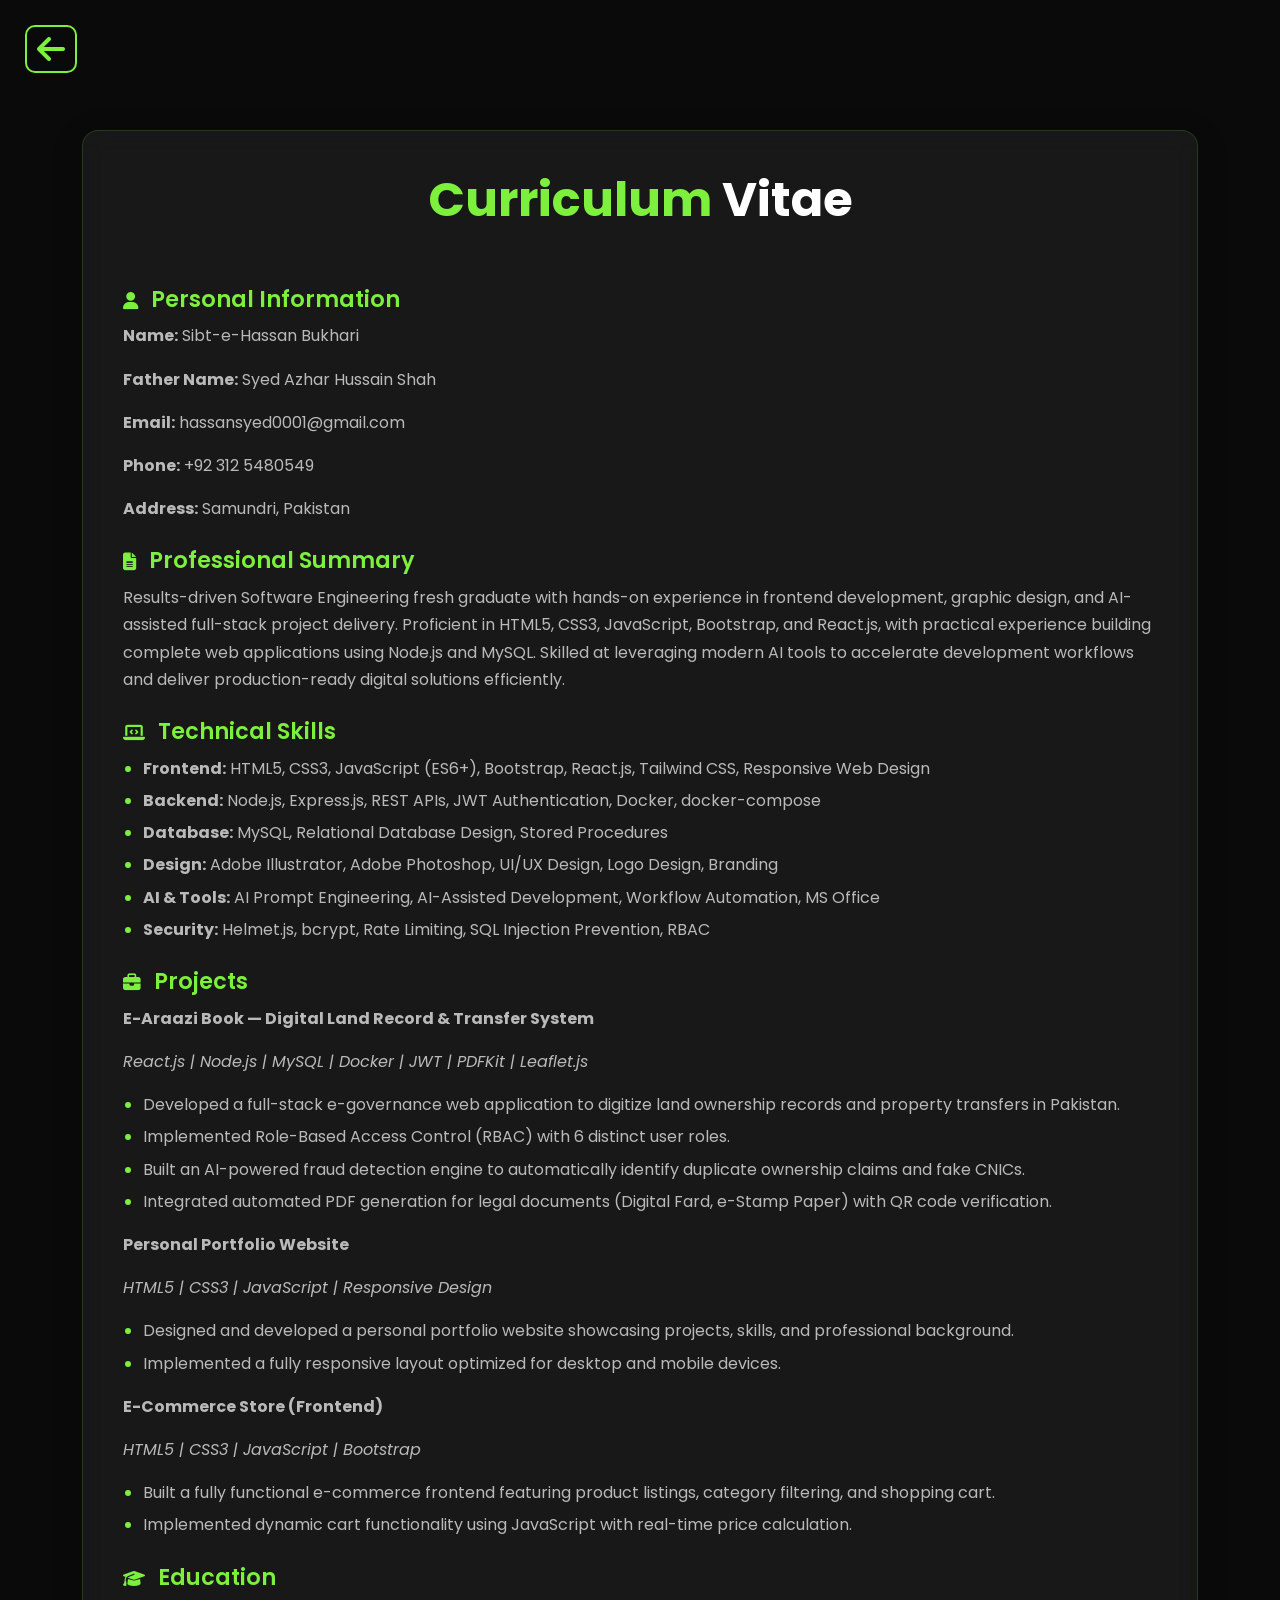
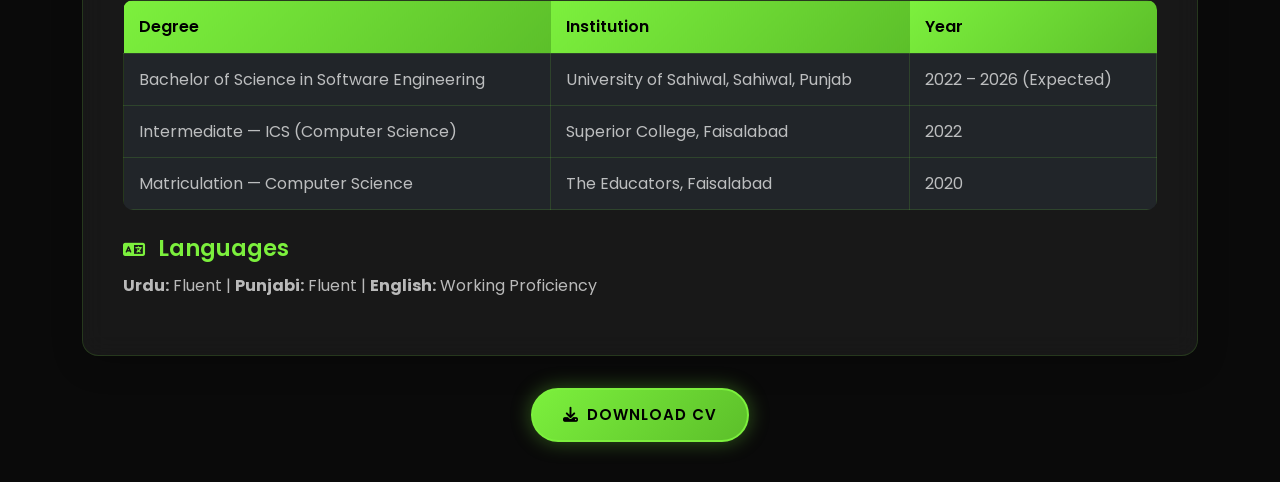
<file: Sibtehassan_Bukhari_CV_Formatted_Black_BG.html>
<!DOCTYPE html>
<html lang="en">
<head>
    <meta charset="UTF-8">
    <meta name="viewport" content="width=device-width, initial-scale=1.0">
    <meta name="description" content="Curriculum Vitae of Sibt-e-Hassan Bukhari — Full Stack Developer, Graphic Designer, SEO Expert. Education, Skills, and Experience.">
    <title>CV — Sibt-e-Hassan Bukhari</title>
    <link href="https://cdn.jsdelivr.net/npm/bootstrap@5.0.2/dist/css/bootstrap.min.css" rel="stylesheet" integrity="sha384-EVSTQN3/azprG1Anm3QDgpJLIm9Nao0Yz1ztcQTwFspd3yD65VohhpuuCOmLASjC" crossorigin="anonymous">
    <link rel="stylesheet" href="https://cdnjs.cloudflare.com/ajax/libs/font-awesome/6.5.1/css/all.min.css">
    <link rel="stylesheet" href="subpage.css">
    <style>
        /* Print-specific styles */
        @media print {
            .back-icon, .download-section { display: none !important; }
            body { background: #1a1a1a !important; -webkit-print-color-adjust: exact; print-color-adjust: exact; }
            .cv-box { box-shadow: none !important; border: none !important; }
        }
    </style>
</head>
<body>
    <div class="back-icon">
        <i class="fa-solid fa-arrow-left" onclick="window.location.href='index.html'" aria-label="Go back to homepage"></i>
    </div>

    <section id="ha">
        <div class="container my-3 py-3">
            <div class="cv-box fade-in">
                <h1 class="text-center">Curriculum <span>Vitae</span></h1>
                
                <h2><i class="fa-solid fa-user" style="margin-right: 8px; font-size: 1.1rem;"></i> Personal Information</h2>
                <p><strong>Name:</strong> Sibt-e-Hassan Bukhari</p>
                <p><strong>Father Name:</strong> Syed Azhar Hussain Shah</p>
                <p><strong>Email:</strong> hassansyed0001@gmail.com</p>
                <p><strong>Phone:</strong> +92 312 5480549</p>
                <p><strong>Address:</strong> Samundri, Pakistan</p>

                <h2><i class="fa-solid fa-file-lines" style="margin-right: 8px; font-size: 1.1rem;"></i> Professional Summary</h2>
                <p>Results-driven Software Engineering fresh graduate with hands-on experience in frontend development, graphic design, and AI-assisted full-stack project delivery. Proficient in HTML5, CSS3, JavaScript, Bootstrap, and React.js, with practical experience building complete web applications using Node.js and MySQL. Skilled at leveraging modern AI tools to accelerate development workflows and deliver production-ready digital solutions efficiently.</p>

                <h2><i class="fa-solid fa-laptop-code" style="margin-right: 8px; font-size: 1.1rem;"></i> Technical Skills</h2>
                <ul>
                    <li><strong>Frontend:</strong> HTML5, CSS3, JavaScript (ES6+), Bootstrap, React.js, Tailwind CSS, Responsive Web Design</li>
                    <li><strong>Backend:</strong> Node.js, Express.js, REST APIs, JWT Authentication, Docker, docker-compose</li>
                    <li><strong>Database:</strong> MySQL, Relational Database Design, Stored Procedures</li>
                    <li><strong>Design:</strong> Adobe Illustrator, Adobe Photoshop, UI/UX Design, Logo Design, Branding</li>
                    <li><strong>AI & Tools:</strong> AI Prompt Engineering, AI-Assisted Development, Workflow Automation, MS Office</li>
                    <li><strong>Security:</strong> Helmet.js, bcrypt, Rate Limiting, SQL Injection Prevention, RBAC</li>
                </ul>

                <h2><i class="fa-solid fa-briefcase" style="margin-right: 8px; font-size: 1.1rem;"></i> Projects</h2>
                <p><strong>E-Araazi Book — Digital Land Record & Transfer System</strong></p>
                <p><em>React.js | Node.js | MySQL | Docker | JWT | PDFKit | Leaflet.js</em></p>
                <ul>
                    <li>Developed a full-stack e-governance web application to digitize land ownership records and property transfers in Pakistan.</li>
                    <li>Implemented Role-Based Access Control (RBAC) with 6 distinct user roles.</li>
                    <li>Built an AI-powered fraud detection engine to automatically identify duplicate ownership claims and fake CNICs.</li>
                    <li>Integrated automated PDF generation for legal documents (Digital Fard, e-Stamp Paper) with QR code verification.</li>
                </ul>
                
                <p><strong>Personal Portfolio Website</strong></p>
                <p><em>HTML5 | CSS3 | JavaScript | Responsive Design</em></p>
                <ul>
                    <li>Designed and developed a personal portfolio website showcasing projects, skills, and professional background.</li>
                    <li>Implemented a fully responsive layout optimized for desktop and mobile devices.</li>
                </ul>

                <p><strong>E-Commerce Store (Frontend)</strong></p>
                <p><em>HTML5 | CSS3 | JavaScript | Bootstrap</em></p>
                <ul>
                    <li>Built a fully functional e-commerce frontend featuring product listings, category filtering, and shopping cart.</li>
                    <li>Implemented dynamic cart functionality using JavaScript with real-time price calculation.</li>
                </ul>

                <h2><i class="fa-solid fa-graduation-cap" style="margin-right: 8px; font-size: 1.1rem;"></i> Education</h2>
                <div class="table-responsive">
                    <table class="table table-dark table-bordered m-0" style="border-color: var(--border-glass);">
                        <thead>
                            <tr>
                                <th style="background: linear-gradient(135deg, var(--accent), var(--accent-dark)); color: #000; font-weight: 600; border: none;">Degree</th>
                                <th style="background: linear-gradient(135deg, var(--accent), var(--accent-dark)); color: #000; font-weight: 600; border: none;">Institution</th>
                                <th style="background: linear-gradient(135deg, var(--accent), var(--accent-dark)); color: #000; font-weight: 600; border: none;">Year</th>
                            </tr>
                        </thead>
                        <tbody>
                            <tr>
                                <td style="color: var(--text-secondary); border-color: var(--border-glass);">Bachelor of Science in Software Engineering</td>
                                <td style="color: var(--text-secondary); border-color: var(--border-glass);">University of Sahiwal, Sahiwal, Punjab</td>
                                <td style="color: var(--text-secondary); border-color: var(--border-glass);">2022 – 2026 (Expected)</td>
                            </tr>
                            <tr>
                                <td style="color: var(--text-secondary); border-color: var(--border-glass);">Intermediate — ICS (Computer Science)</td>
                                <td style="color: var(--text-secondary); border-color: var(--border-glass);">Superior College, Faisalabad</td>
                                <td style="color: var(--text-secondary); border-color: var(--border-glass);">2022</td>
                            </tr>
                            <tr>
                                <td style="color: var(--text-secondary); border-color: var(--border-glass);">Matriculation — Computer Science</td>
                                <td style="color: var(--text-secondary); border-color: var(--border-glass);">The Educators, Faisalabad</td>
                                <td style="color: var(--text-secondary); border-color: var(--border-glass);">2020</td>
                            </tr>
                        </tbody>
                    </table>
                </div>

                <h2><i class="fa-solid fa-language" style="margin-right: 8px; font-size: 1.1rem;"></i> Languages</h2>
                <p><strong>Urdu:</strong> Fluent | <strong>Punjabi:</strong> Fluent | <strong>English:</strong> Working Proficiency</p>
            </div>
        </div>
    </section>

    <div class="download-section text-center pb-4 mb-3">
        <button class="cv-btn" onclick="window.print()" id="download-cv-btn">
            <i class="fa-solid fa-download" style="margin-right: 8px;"></i>Download CV
        </button>
    </div>

    <script src="https://cdn.jsdelivr.net/npm/@popperjs/core@2.9.2/dist/umd/popper.min.js" integrity="sha384-IQsoLXl5PILFhosVNubq5LC7Qb9DXgDA9i+tQ8Zj3iwWAwPtgFTxbJ8NT4GN1R8p" crossorigin="anonymous"></script>
    <script src="https://cdn.jsdelivr.net/npm/bootstrap@5.0.2/dist/js/bootstrap.min.js" integrity="sha384-cVKIPhGWiC2Al4u+LWgxfKTRIcfu0JTxR+EQDz/bgldoEyl4H0zUF0QKbrJ0EcQF" crossorigin="anonymous"></script>
</body>
</html>
</file>
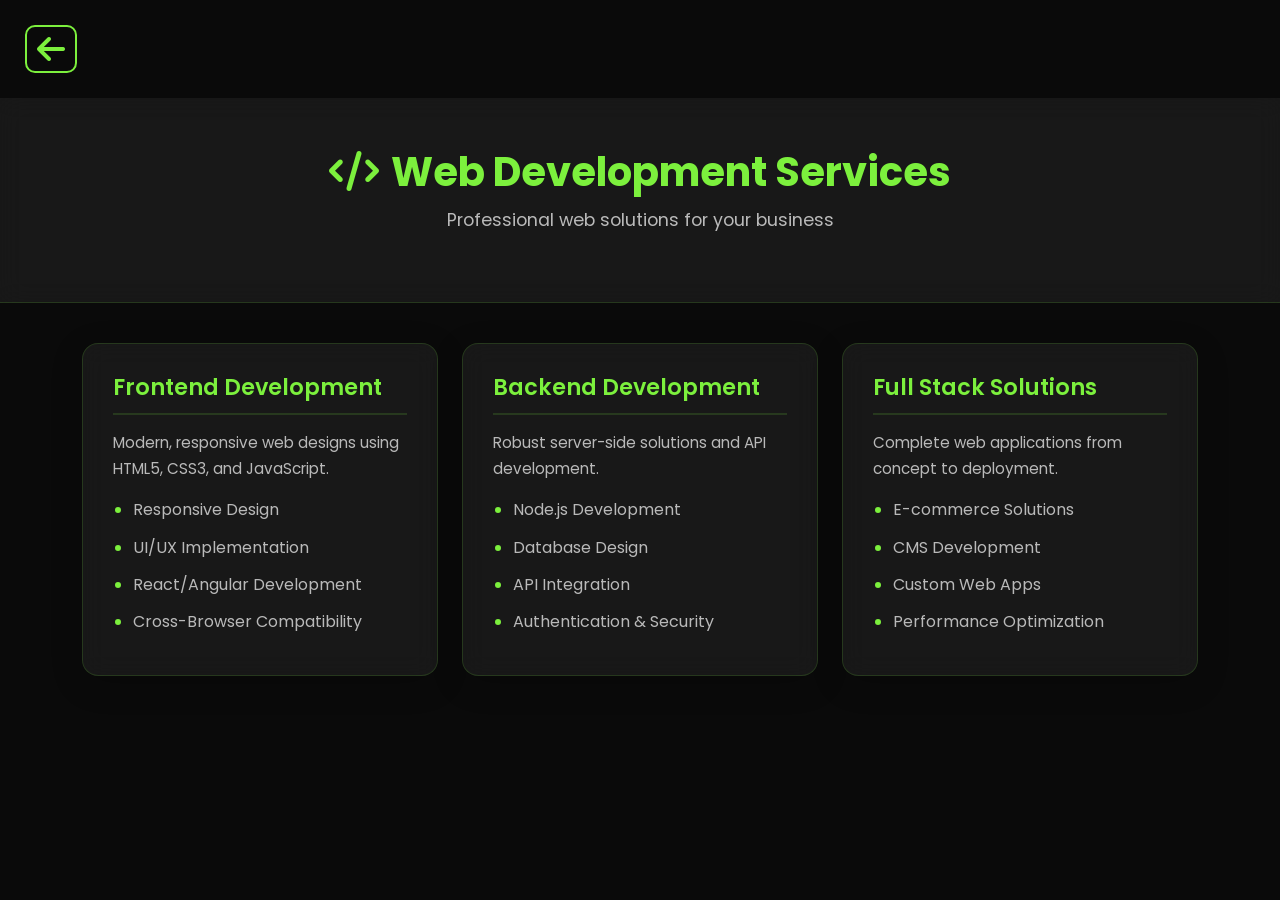
<file: webd.html>
<!DOCTYPE html>
<html lang="en">
<head>
    <meta charset="UTF-8">
    <meta name="viewport" content="width=device-width, initial-scale=1.0">
    <meta name="description" content="Professional web development services by Sibt-e-Hassan Bukhari — Frontend, Backend & Full Stack Solutions. React, Node.js, Custom Web Apps.">
    <title>Web Development Services — Sibt-e-Hassan Bukhari</title>
    <link href="https://cdn.jsdelivr.net/npm/bootstrap@5.0.2/dist/css/bootstrap.min.css" rel="stylesheet" integrity="sha384-EVSTQN3/azprG1Anm3QDgpJLIm9Nao0Yz1ztcQTwFspd3yD65VohhpuuCOmLASjC" crossorigin="anonymous">
    <link rel="stylesheet" href="https://cdnjs.cloudflare.com/ajax/libs/font-awesome/6.5.1/css/all.min.css">
    <link rel="stylesheet" href="subpage.css">
</head>
<body>
    <div class="back-icon">
        <i class="fa-solid fa-arrow-left" onclick="window.location.href='index.html#Services'" aria-label="Go back to services"></i>
    </div>

    <header class="service-header text-center fade-in">
        <h1><i class="fa-solid fa-code" style="margin-right: 12px;"></i>Web Development Services</h1>
        <p>Professional web solutions for your business</p>
    </header>

    <main class="container fade-in">
        <div class="row">
            <div class="col-md-4">
                <div class="service-card">
                    <h2>Frontend Development</h2>
                    <p>Modern, responsive web designs using HTML5, CSS3, and JavaScript.</p>
                    <ul>
                        <li>Responsive Design</li>
                        <li>UI/UX Implementation</li>
                        <li>React/Angular Development</li>
                        <li>Cross-Browser Compatibility</li>
                    </ul>
                </div>
            </div>
            <div class="col-md-4">
                <div class="service-card">
                    <h2>Backend Development</h2>
                    <p>Robust server-side solutions and API development.</p>
                    <ul>
                        <li>Node.js Development</li>
                        <li>Database Design</li>
                        <li>API Integration</li>
                        <li>Authentication & Security</li>
                    </ul>
                </div>
            </div>
            <div class="col-md-4">
                <div class="service-card">
                    <h2>Full Stack Solutions</h2>
                    <p>Complete web applications from concept to deployment.</p>
                    <ul>
                        <li>E-commerce Solutions</li>
                        <li>CMS Development</li>
                        <li>Custom Web Apps</li>
                        <li>Performance Optimization</li>
                    </ul>
                </div>
            </div>
        </div>
    </main>

    <script src="https://cdn.jsdelivr.net/npm/@popperjs/core@2.9.2/dist/umd/popper.min.js" integrity="sha384-IQsoLXl5PILFhosVNubq5LC7Qb9DXgDA9i+tQ8Zj3iwWAwPtgFTxbJ8NT4GN1R8p" crossorigin="anonymous"></script>
    <script src="https://cdn.jsdelivr.net/npm/bootstrap@5.0.2/dist/js/bootstrap.min.js" integrity="sha384-cVKIPhGWiC2Al4u+LWgxfKTRIcfu0JTxR+EQDz/bgldoEyl4H0zUF0QKbrJ0EcQF" crossorigin="anonymous"></script>
</body>
</html>
</file>
<file: style.css>
@import url('https://fonts.googleapis.com/css2?family=Poppins:wght@300;400;500;600;700;800;900&display=swap');

 .navbar .container-fluid a span{

  color: #7cf03d;
 
 

 }
 


.container-fluid .navbar-brand{
    font-weight: 700;
    font-size: 30px;
    padding: 25px 9%;
    
}

html{
    scroll-behavior: smooth;
}

.navbar span #bar{
    border: 2px solid #7cf03d;
    padding: 7px 15px;
    border-radius: 5px;
    transition: 0.5s;
    
    
}

.navbar span #bar:hover{
    background: transparent;
    color: #7cf03d;
    box-shadow: 0 0 10px #7cf03d;
}


#about-link,#home-link,#portfolio-link,#services-link,#contact-link{
    color: aliceblue;
}

#navbarNav .navbar-nav{
   padding: 25px 9%;
   gap: 1rem;
    font-weight: 500;
    font-size: 20px;
   
}
#navbarNav .navbar-nav .nav-link.active {
  color: #7cf03d !important;
}




#navbarNav .navbar-nav :hover{
    color: #7cf03d;
    cursor: pointer;
    transition: 0.5s;
}
#home{
    display: flex;
    
    padding: 0 33px;
   padding-top: 12%;
    color: #fff;
}
#home-info{
    padding-top: 9rem;
}
#home-info h1{
    font-size: 55px;
   
}
#home-info h1 span{
    color: #7cf03d;
   
}
#home-info h2{
    font-size: 35px;
    padding-top: -10px;
}
#home-info h2 span{
    position: relative;
    display: inline-block;
    color: transparent;
    -webkit-text-stroke: 0.7px #7cf03d;
   
    

}




#home-info h2 span::before{
    content: attr(data-text);
    position: absolute;
    width: 0;
    color: #7cf03d;
    border-right: 2px solid #7cf03d;
    white-space: nowrap;
    overflow: hidden;
    animation: fill-text 5s linear infinite;
}

@keyframes fill-text{
   
    70%, 90%{
        width: 100%;
    }
}

#home-info .btn{
    display: flex;
    align-items: center;
}

.cv-btn{
    border: 2px solid #7cf03d;
    display: inline-block;
    background-color: #7cf03d;
    color: black;
    padding: 10px 25px;
    border-radius: 40px;
    box-shadow: 0 0 10px #7cf03d;
    font-weight: 500;
    font-size: 17px;
    transition: 0.5s;

}
.cv-btn:hover{
    background: transparent;
    color: #7cf03d;
    box-shadow: none;
}
#home-info .btn .icons{
    margin-left: 20px;

}
#home-info .btn .icons a{
    display: inline-flex;
    padding: 8px;
    border: 2px solid #7cf03d;
    border-radius: 50px;
    color: #7cf03d;
    font-size: 20px;
    margin: 0 8px;
    transition: 0.5s;
    
}
#home-info .btn .icons a:hover{
    background-color: #7cf03d;
    color: black;
    box-shadow: 0 0 10px #7cf03d;
}
#home-img  {
    margin-left: 4rem;
    background: transparent;
    border-radius: 50%;
    border: 3PX solid #7cf03d;
    height:30rem;
    width: 30rem;
   position: relative;
   box-shadow: 0 0 50px #7cf03d;
  overflow: hidden;


}
#home-img .img-item img{
    object-fit: cover;
    
    /* 
       Aap picture ki position yahan se customize kar sakte hain:
       - 'center' ko badal kar percentage use karein.
       - Pehla value horizontal (left/right) aur doosra vertical (up/down) ke liye hai.
       - Example: '50% 10%' picture ko upar move karega, '50% 40%' nichey move karega.
    */
    object-position: center;
    
    position: absolute;
    display: block;
    width: 100%;
    height: 100%;
}


 /* chatgpt  */

/* Media query for small screens */
@media (max-width: 768px) {
    body {
        overflow-x: hidden; /* Prevent horizontal scroll */
    }

    /* Navbar items spacing adjustments */
    #navbarNav .navbar-nav {
        padding: 10px 5%; /* Reduce padding */
        gap: 0.5rem; /* Adjust gap */
    }

    /* Home section adjustments */
   

    /* Home info and image adjustments */
    #home-info {
        padding-top: 4rem; /* Reduce top padding */
        text-align: center; /* Center-align text */
    }

    #home-info h1 {
        font-size: 35px; /* Adjust font size */
    }

    #home-info h2 {
        font-size: 25px; /* Adjust font size */
    }

    /* Image container adjustments */
    #home-img {
        margin: 20px auto; /* Center image */
        height: 20rem; /* Reduce image container size */
        width: 20rem;
    }

    #home-img .img-item img {
        width: 100%; /* Make image responsive */
    }
}

/* Additional mobile adjustments */
@media (max-width: 768px) {
  #home {
      flex-direction: column;
      align-items: center;
      padding: 100px 10px 5%; /* Top padding for fixed navbar */
  }

  #home-info {
      padding-top: 2rem;
      text-align: center;
      margin: 0 auto;
      width: 100%;
  }

  #home-info .btn {
      justify-content: center;
      flex-wrap: wrap;
      gap: 15px;
  }

  #home-info .btn .icons {
      margin-left: 0;
  }

  #home-img {
      margin: 30px auto 10px;
      height: 18rem; /* Slightly smaller for mobile */
      width: 18rem;
  }
}

@media (max-width: 768px) {
  #home {
    padding-top: 80px;
    padding-left: 5px; /* Increase padding for mobile view */
  }
}





/* about sectio styling */


/* General styling */

#about .about-us .about-box{
gap: 60px;

}
#about {
    display: flex;
    justify-content: center;
    align-items: center;
    min-height: 100vh; /* Full screen height */
    padding: 20px;
  }
  
  .about-us {
    display: flex;
    flex-wrap: wrap;
    align-items: center;
    max-width: 100%;
   
  }
  
  .about-box, .about-info {
    flex: 1 1 50%;
  }
  
  .about-box {
    display: flex;
    justify-content: center;
    align-items: center;
  }
  
  .about-img img {
    width: 100%;
    max-width: 400px;
    height: auto;
    display: block;
  }
  
  /* Text styling */
  .about-info {
    padding: 20px;
    text-align: left;
  }
  .about-info h1{
    color: #fff;
    margin: 10px 0;
  }
  .about-info h1 span{
    color: #7cf03d;
  }
  .about-info h3 {
    margin: 10px 0;
    color: #fff;
  }
 .about-info h3 span{
   color: #7cf03d;
  }
  
  .about-info p {
    margin-bottom: 20px;
    color: white;
  }
  
  .cv-btn{
    border: 2px solid #7cf03d;
    display: inline-block;
    background-color: #7cf03d;
    color: rgb(255, 255, 255);
    padding: 10px 25px;
    border-radius: 40px;
    box-shadow: 0 0 10px #7cf03d;
    font-weight: 500;
    font-size: 17px;
    transition: 0.5s;

}
.cv-btn:hover{
    background: transparent;
    color: #7cf03d;
    box-shadow: none;
}
  
  /* Mobile view adjustments */
  @media (max-width: 768px) {
    .about-us .about-box {
      flex-direction: column;
      align-items: center;
    }
  
    .about-box, .about-info {
      flex: 1 1 100%;
    }
  
    .about-info {
      text-align: center;
    }
    
  }
  
/* styling for Services */

 /* Container for Services */
#Services .services-container {
    display: flex;
    justify-content: center;
    flex-wrap: wrap;
    gap: 30px;
    padding-left: 40px;
  }
  #Services h2 span{
   color: #7cf03d;
  }
  /* Service Box Styling */
  #Services .service-box {
    background-color: #2e2e2e;
    padding: 20px;
    border-radius: 8px;
    box-shadow: 0 4px 8px rgba(0, 0, 0, 0.2);
    width: 100%;
    max-width: 300px;
    display: flex;
    flex-direction: column;
    align-items: center;
    text-align: center;
  }
  
  /* Icon Styling */
  #Services .service-box .icons i {
    font-size: 40px;
    color: #7cf03d;
    margin-bottom: 15px;
  }
  
  /* Headings and Paragraph */
  #Services .service-box h3 {
    font-size: 1.5em;
    margin-top: 10px;
    color: #fff;
  }
  
  #Services .service-box p {
    font-size: 0.95em;
    color: #ffffff;
    margin: 10px 0 20px;
  }
  

  .icons h3 span{
    color: #7cf03d;
  }
  
  /* Button Styling */

  #Services .service-box .icons .btn .cv-btn{
  
    display: flex;
    justify-content: center;
  }

  /* Mobile Responsive */
  @media (max-width: 768px) {

    #Services .services-container {
      padding-right: 50px;
      
      
    }
    #Services .service-box {
      max-width: 100%;
      margin-bottom: 20px;
      
    }
  
    #Services .service-box .icons i {
      font-size: 35px;
    }
  
    #Services .service-box h3 {
      font-size: 1.25em;
    }
  
    #Services .service-box p {
      font-size: 0.9em;
    }
  
    .cv-btn {
      font-size: 0.9em;
      padding: 8px 16px;
    }
  }
  









  #navbarNav .nav-link {
    transition: color 0.3s ease-in-out;
}

@keyframes typing {
  0% { width: 0; }
  100% { width: 100%; }
}

#home-info h1 span {
  overflow: hidden;
  white-space: nowrap;
  animation: typing 2s steps(10) forwards;
}

@keyframes fadeIn {
  0% { opacity: 0; transform: translateY(20px); }
  100% { opacity: 1; transform: translateY(0); }
}

section {
  animation: fadeIn 1s ease forwards;
  opacity: 0;
}


/* Portfolio Styles */
.portfolio-item {
  position: relative;
  overflow: hidden;
  border-radius: 10px;
  margin-bottom: 20px;
}

.portfolio-item img {
  width: 100%;
  height: 250px;
  object-fit: cover;
  transition: transform 0.3s ease;
}

.portfolio-overlay {
  position: absolute;
  top: 0;
  left: 0;
  width: 100%;
  height: 100%;
  background: rgba(0, 0, 0, 0.8);
  display: flex;
  flex-direction: column;
  justify-content: center;
  align-items: center;
  opacity: 0;
  transition: opacity 0.3s ease;
  padding: 20px;
}

.portfolio-item:hover .portfolio-overlay {
  opacity: 1;
}

.portfolio-item:hover img {
  transform: scale(1.1);
}

.portfolio-overlay h4 {
  color: #7cf03d;
  margin-bottom: 10px;
}

.portfolio-overlay p {
  color: white;
  margin-bottom: 15px;
}

/* Contact Styles */
.contact-info {
  background: rgba(124, 240, 61, 0.1);
  padding: 30px;
  border-radius: 10px;
  margin-bottom: 20px;
}

.contact-info h4 {
  color: #7cf03d;
  margin: 15px 0;
}

.contact-info p {
  color: white;
}

.contact-form input,
.contact-form textarea {
  background: rgba(255, 255, 255, 0.1);
  border: 1px solid #7cf03d;
  color: white;
}

.contact-form input:focus,
.contact-form textarea:focus {
  background: rgba(255, 255, 255, 0.15);
  border-color: #7cf03d;
  color: white;
  box-shadow: none;
}

.contact-form input::placeholder,
.contact-form textarea::placeholder {
  color: rgba(255, 255, 255, 0.7);
}






/* nav styling for mob view */


/* New styles for mobile view */
.navbar {
  position: fixed;
  top: 0;
  left: 0;
  right: 0;
  z-index: 1000;
  transition: all 0.3s ease;
  padding: 10px 0; /* Reduce vertical padding */
}

@media (max-width: 991px) {
  .navbar {
    position: fixed; /* Keep it fixed on mobile as well */
    background-color: rgba(52, 58, 64, 0.95); /* Semi-transparent background */
  }

  .navbar-brand {
    font-size: 1.2rem; /* Reduce brand font size on mobile */
  }

  .navbar-toggler {
    padding: 0.25rem 0.5rem; /* Reduce toggler button size */
    font-size: 1rem; /* Reduce toggler icon size */
  }

  .navbar-collapse {
    position: absolute;
    top: 100%; /* Position the menu below the navbar */
    left: 0;
    right: 0;
    background-color: rgba(52, 58, 64, 0.9); /* Match navbar background */
    padding: 10px;
    max-height: calc(100vh - 60px); /* Limit max height */
    overflow-y: auto; /* Allow scrolling if menu is too long */
  }

  .navbar-nav {
    margin-top: 0;
  }

  .nav-item {
    margin-bottom: 5px;
  }

  .nav-link {
    padding: 5px 10px;
  }
}

footer {
  text-align: center;
  padding: 15px;
  background: #7cf03d;
  color: #fff;
  font-size: 1rem;
}
</file>
<file: subpage.css>
/* =============================================
   SUB-PAGES — Shared Stylesheet
   For: webd.html, graphicd.html, seo.html, atb.html, CV page
   ============================================= */

@import url('https://fonts.googleapis.com/css2?family=Poppins:wght@300;400;500;600;700;800;900&display=swap');

:root {
  --accent: #7cf03d;
  --accent-dark: #5cbf2a;
  --accent-glow: rgba(124, 240, 61, 0.35);
  --bg-primary: #0a0a0a;
  --bg-secondary: #111111;
  --bg-glass: rgba(255, 255, 255, 0.06);
  --border-glass: rgba(124, 240, 61, 0.15);
  --text-primary: #f0f0f0;
  --text-secondary: rgba(255, 255, 255, 0.7);
  --text-muted: rgba(255, 255, 255, 0.5);
  --font-main: 'Poppins', sans-serif;
  --radius: 16px;
  --radius-sm: 10px;
  --transition: 0.4s cubic-bezier(0.25, 0.46, 0.45, 0.94);
}

body {
  font-family: var(--font-main);
  color: var(--text-primary);
  background-color: var(--bg-primary);
  overflow-x: hidden;
  line-height: 1.7;
}

/* Scrollbar */
::-webkit-scrollbar {
  width: 8px;
}
::-webkit-scrollbar-track {
  background: var(--bg-secondary);
}
::-webkit-scrollbar-thumb {
  background: var(--accent-dark);
  border-radius: 4px;
}

/* ── Back Button ── */
.back-icon {
  padding: 25px;
  position: relative;
  z-index: 10;
}

.back-icon i {
  border: 2px solid var(--accent);
  border-radius: var(--radius-sm);
  font-size: 32px;
  padding: 6px 10px;
  cursor: pointer;
  transition: var(--transition);
  color: var(--accent);
}

.back-icon i:hover {
  box-shadow: 0 0 20px var(--accent-glow);
  background: rgba(124, 240, 61, 0.1);
  transform: translateX(-3px);
}

/* ── Service Header ── */
.service-header,
.about-header {
  background: var(--bg-glass);
  backdrop-filter: blur(12px);
  -webkit-backdrop-filter: blur(12px);
  border-bottom: 1px solid var(--border-glass);
  padding: 50px 0;
  margin-bottom: 40px;
}

.service-header h1,
.about-header h1 {
  color: var(--accent);
  font-size: 2.5rem;
  font-weight: 700;
  margin-bottom: 10px;
}

.service-header p,
.about-header p {
  color: var(--text-secondary);
  font-size: 1.1rem;
}

/* ── Glassmorphism Service Cards ── */
.service-card {
  background: var(--bg-glass);
  backdrop-filter: blur(12px);
  -webkit-backdrop-filter: blur(12px);
  border: 1px solid var(--border-glass);
  padding: 30px;
  border-radius: var(--radius);
  box-shadow: 0 8px 32px rgba(0, 0, 0, 0.2);
  height: 100%;
  min-height: 280px;
  display: flex;
  flex-direction: column;
  transition: var(--transition);
  position: relative;
  overflow: hidden;
}

.service-card::before {
  content: '';
  position: absolute;
  top: 0;
  left: 0;
  width: 100%;
  height: 3px;
  background: linear-gradient(90deg, transparent, var(--accent), transparent);
  opacity: 0;
  transition: var(--transition);
}

.service-card:hover::before {
  opacity: 1;
}

.service-card:hover {
  transform: translateY(-5px);
  border-color: rgba(124, 240, 61, 0.3);
  box-shadow: 0 12px 40px rgba(124, 240, 61, 0.1);
}

.service-card h2 {
  font-size: 1.4rem;
  color: var(--accent);
  margin-bottom: 15px;
  padding-bottom: 12px;
  border-bottom: 2px solid var(--border-glass);
  font-weight: 600;
}

.service-card p {
  color: var(--text-secondary);
  margin-bottom: 15px;
  font-size: 0.95rem;
  line-height: 1.7;
}

.service-card ul {
  padding-left: 20px;
  margin-bottom: 0;
}

.service-card ul li {
  margin-bottom: 10px;
  color: var(--text-secondary);
  position: relative;
}

.service-card ul li::marker {
  color: var(--accent);
}

/* ── About Cards (atb.html) ── */
.about-card {
  background: var(--bg-glass);
  backdrop-filter: blur(12px);
  -webkit-backdrop-filter: blur(12px);
  border: 1px solid var(--border-glass);
  padding: 25px;
  border-radius: var(--radius);
  box-shadow: 0 8px 32px rgba(0, 0, 0, 0.2);
  height: 100%;
  overflow: hidden;
  transition: var(--transition);
}

.about-card:hover {
  transform: translateY(-5px);
  border-color: rgba(124, 240, 61, 0.3);
  box-shadow: 0 12px 40px rgba(124, 240, 61, 0.1);
}

.about-card h2 {
  font-size: 1.5rem;
  margin-bottom: 15px;
  padding-bottom: 10px;
  border-bottom: 2px solid var(--border-glass);
  color: var(--accent);
  font-weight: 600;
}

.about-card h3 {
  font-size: 1.15rem;
  margin-bottom: 8px;
  color: var(--accent);
  font-weight: 500;
}

.about-card p {
  margin-bottom: 10px;
  font-size: 0.95rem;
  color: var(--text-secondary);
  line-height: 1.7;
}

.skill-item {
  background: linear-gradient(135deg, var(--accent), var(--accent-dark));
  color: #000;
  padding: 6px 14px;
  margin: 5px;
  border-radius: 50px;
  display: inline-block;
  font-size: 0.85rem;
  font-weight: 600;
  transition: var(--transition);
}

.skill-item:hover {
  transform: translateY(-2px);
  box-shadow: 0 4px 15px var(--accent-glow);
}

/* ── Metrics Cards (seo.html) ── */
.metrics-card {
  background: var(--bg-glass);
  backdrop-filter: blur(12px);
  -webkit-backdrop-filter: blur(12px);
  border: 1px solid var(--border-glass);
  padding: 30px;
  border-radius: var(--radius);
  margin-bottom: 20px;
  text-align: center;
  transition: var(--transition);
}

.metrics-card:hover {
  transform: translateY(-5px);
  border-color: rgba(124, 240, 61, 0.3);
}

.metrics-card i {
  font-size: 45px;
  color: var(--accent);
  margin-bottom: 15px;
}

.metrics-card h3 {
  color: #fff;
  margin-bottom: 8px;
  font-weight: 600;
}

.metrics-card p {
  color: var(--text-secondary);
}

/* ── CTA Section ── */
.cta-section {
  background: var(--bg-glass);
  backdrop-filter: blur(12px);
  border-top: 1px solid var(--border-glass);
  padding: 50px 0;
  margin-top: 40px;
  text-align: center;
}

.cta-section h2 {
  color: var(--accent);
  font-weight: 700;
}

.cta-section p {
  color: var(--text-secondary);
}

/* ── CTA Button ── */
.cv-btn {
  border: 2px solid var(--accent);
  display: inline-block;
  background: linear-gradient(135deg, var(--accent), var(--accent-dark));
  color: #000;
  padding: 12px 30px;
  border-radius: 50px;
  box-shadow: 0 0 20px var(--accent-glow);
  font-weight: 600;
  font-size: 15px;
  transition: var(--transition);
  cursor: pointer;
  text-transform: uppercase;
  letter-spacing: 1px;
  position: relative;
  overflow: hidden;
}

.cv-btn::before {
  content: '';
  position: absolute;
  top: 0;
  left: -100%;
  width: 100%;
  height: 100%;
  background: linear-gradient(90deg, transparent, rgba(255,255,255,0.2), transparent);
  transition: 0.5s;
}

.cv-btn:hover::before {
  left: 100%;
}

.cv-btn:hover {
  background: transparent;
  color: var(--accent);
  box-shadow: 0 0 30px var(--accent-glow);
  transform: translateY(-2px);
}

/* ── CV Page Specific ── */
.cv-box {
  background: var(--bg-glass);
  backdrop-filter: blur(12px);
  -webkit-backdrop-filter: blur(12px);
  border: 1px solid var(--border-glass);
  padding: 40px;
  border-radius: var(--radius);
  box-shadow: 0 8px 32px rgba(0, 0, 0, 0.2);
}

.cv-box h1 {
  padding-bottom: 2rem;
  color: var(--accent);
  font-size: 48px;
  font-weight: 700;
}

.cv-box h1 span {
  color: white;
}

.cv-box h2 {
  color: var(--accent);
  margin-top: 25px;
  margin-bottom: 10px;
  font-size: 1.4rem;
  font-weight: 600;
}

.cv-box p {
  color: var(--text-secondary);
}

.cv-box ul {
  padding-left: 20px;
}

.cv-box ul li {
  color: var(--text-secondary);
  margin-bottom: 5px;
}

.cv-box ul li::marker {
  color: var(--accent);
}

.cv-box table {
  width: 100%;
  border-collapse: collapse;
  margin: 20px 0;
  border-radius: var(--radius-sm);
  overflow: hidden;
}

.cv-box th,
.cv-box td {
  border: 1px solid var(--border-glass);
  padding: 12px 15px;
  text-align: left;
}

.cv-box th {
  background: linear-gradient(135deg, var(--accent), var(--accent-dark));
  color: #000;
  font-weight: 600;
}

.cv-box td {
  color: var(--text-secondary);
}

/* ── Row Layout Fix ── */
.row {
  display: flex;
  flex-wrap: wrap;
}

.col-md-4 {
  display: flex;
  margin-bottom: 20px;
}

.col-md-12 .about-card p {
  white-space: normal;
  line-height: 1.8;
}

/* ── Responsive ── */
@media (max-width: 991px) {
  .back-icon {
    padding: 15px;
  }

  .service-header h1,
  .about-header h1 {
    font-size: 2rem;
  }

  .service-card h2,
  .about-card h2 {
    font-size: 1.2rem;
  }

  .about-card h3 {
    font-size: 1rem;
  }

  .about-card p,
  .service-card p {
    font-size: 0.9rem;
  }
}

@media (max-width: 768px) {
  .col-md-4 {
    flex: 0 0 100%;
    max-width: 100%;
  }
}

/* ── Fade-in animation for sub-pages ── */
.fade-in {
  animation: fadeInUp 0.6s ease forwards;
}

@keyframes fadeInUp {
  0% { opacity: 0; transform: translateY(30px); }
  100% { opacity: 1; transform: translateY(0); }
}
</file>
